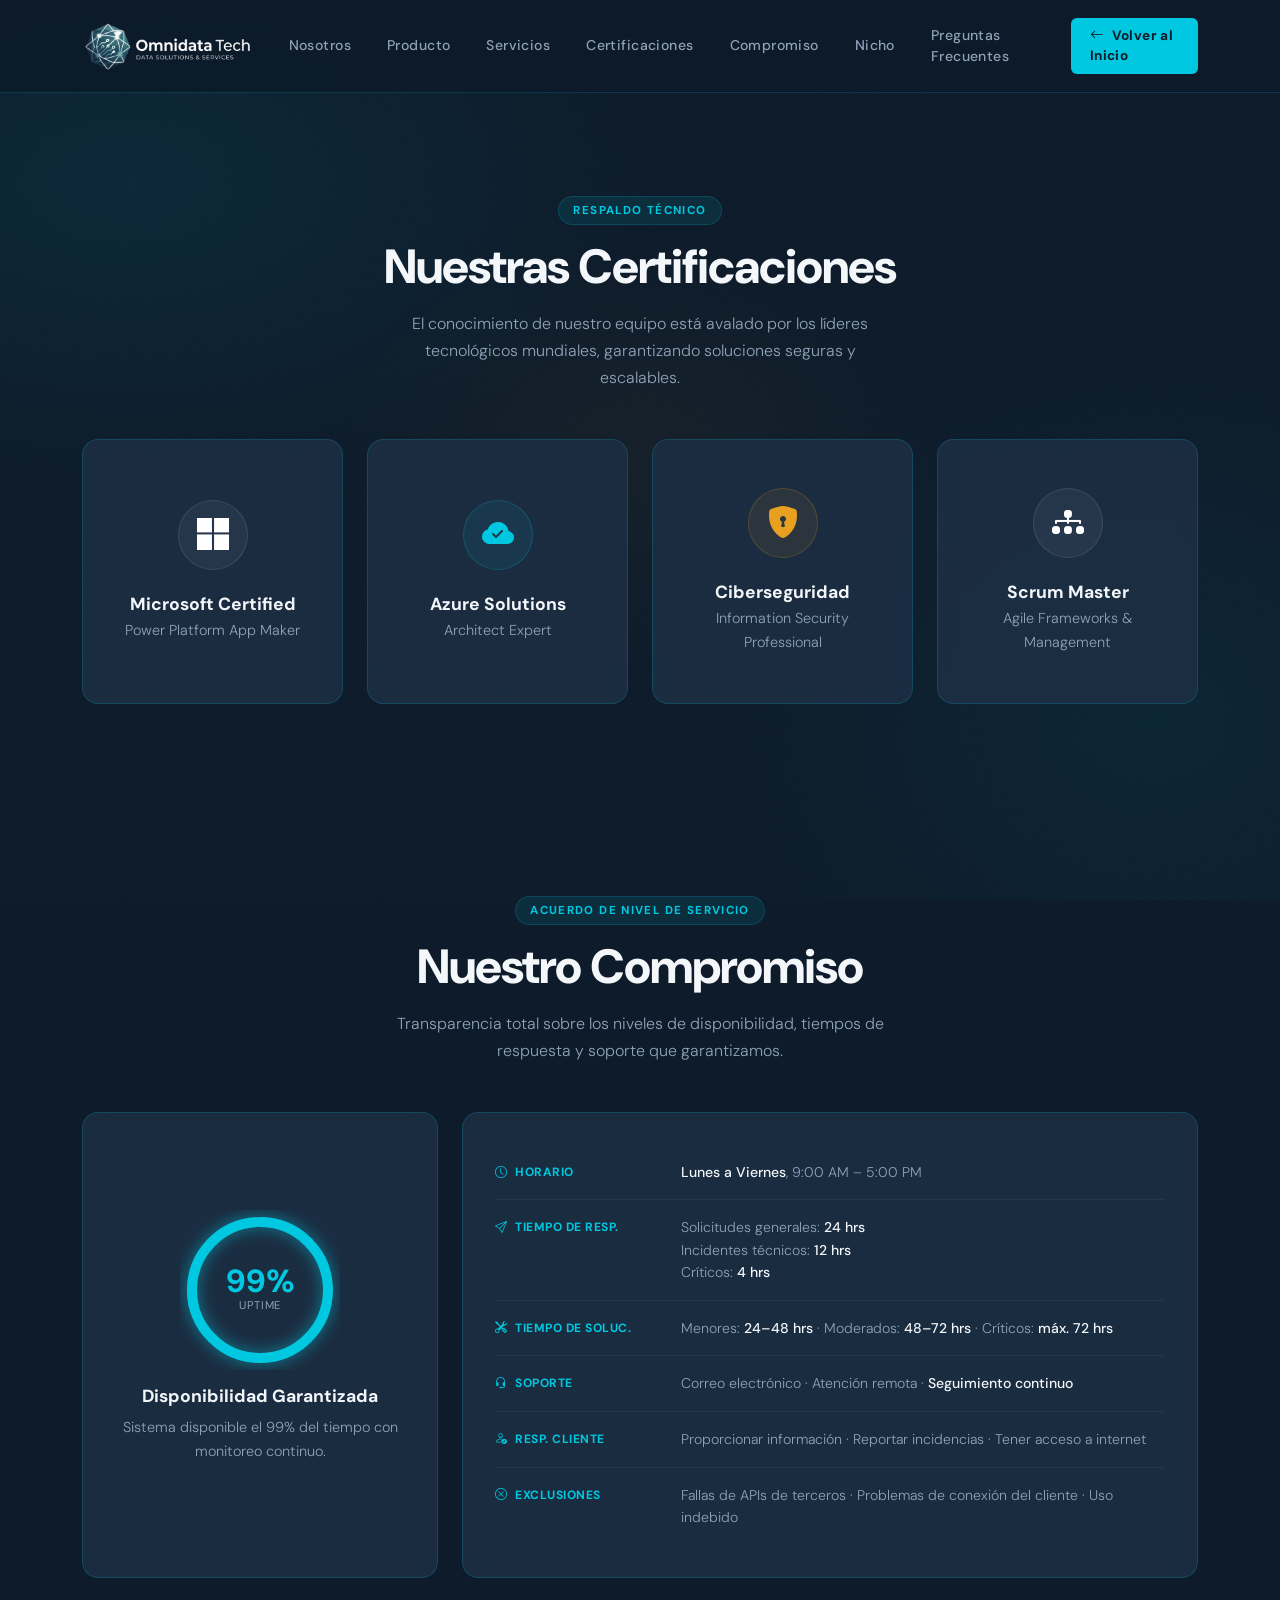
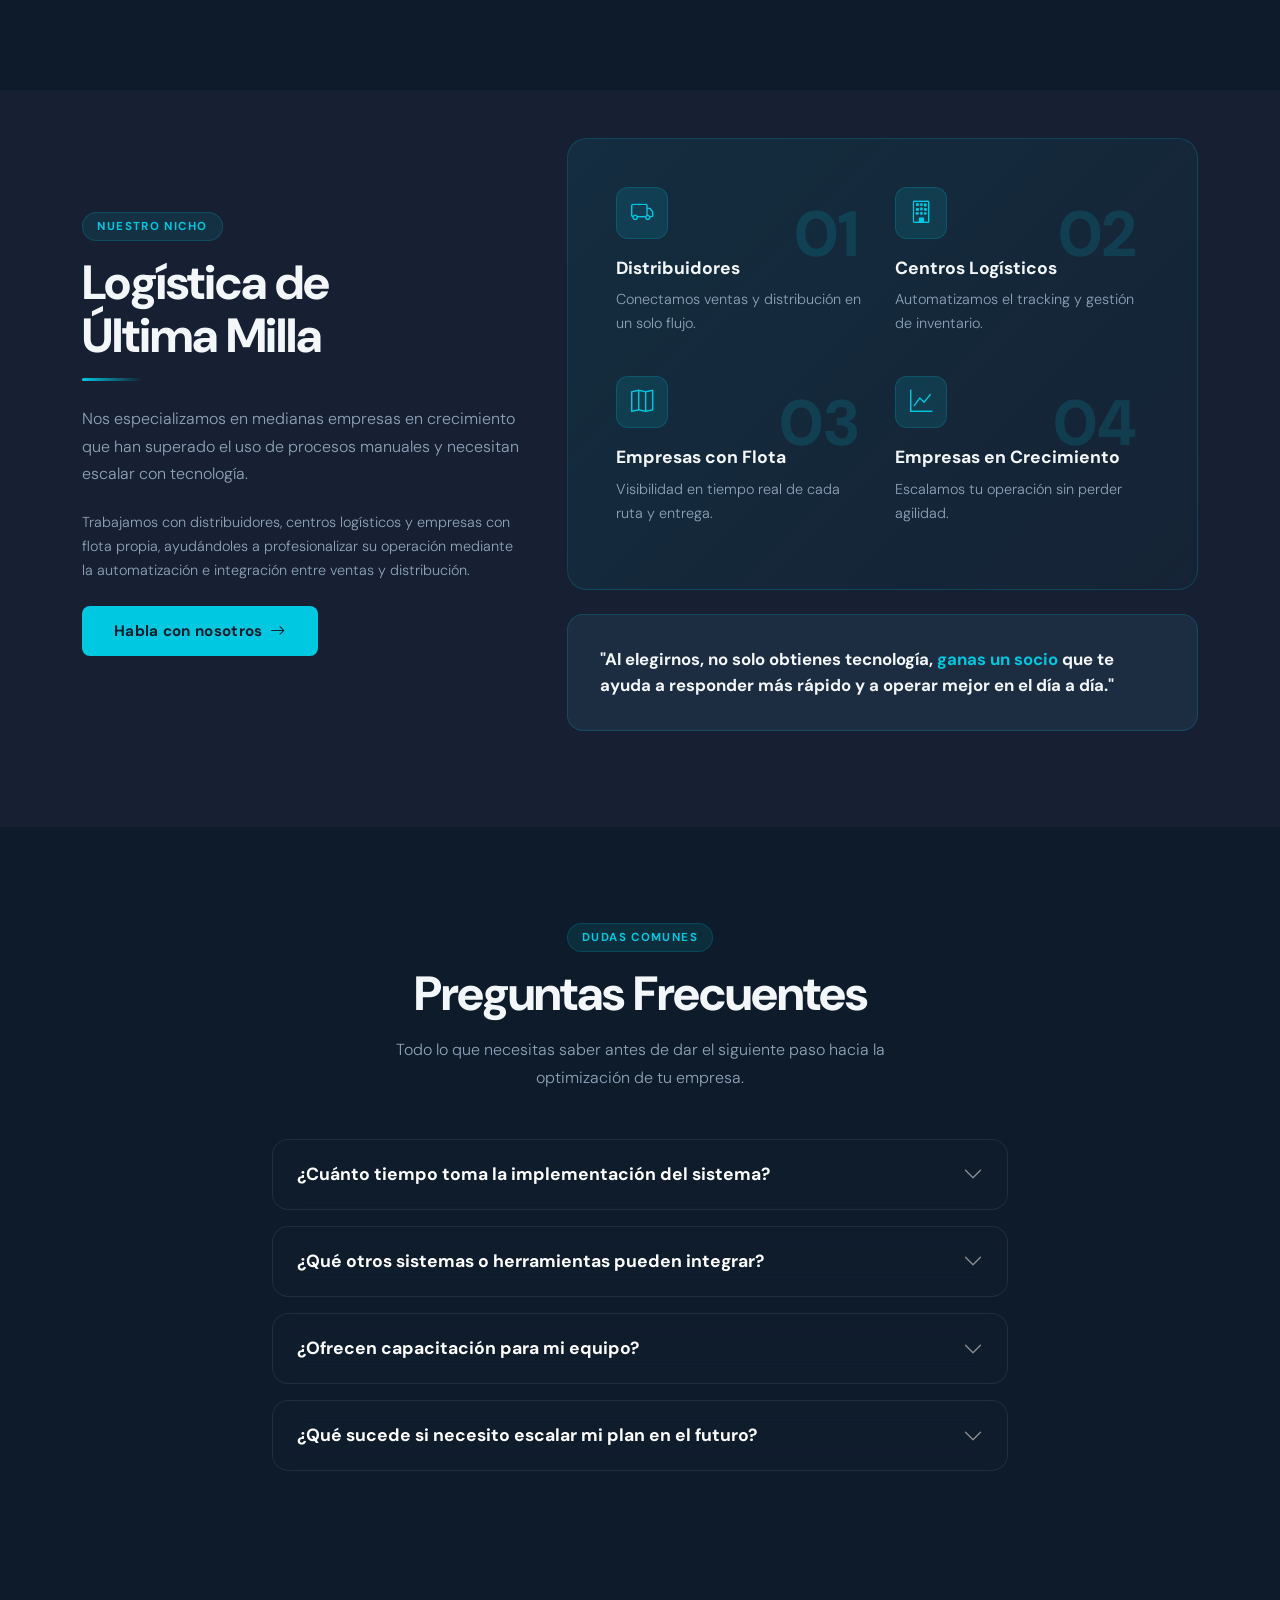
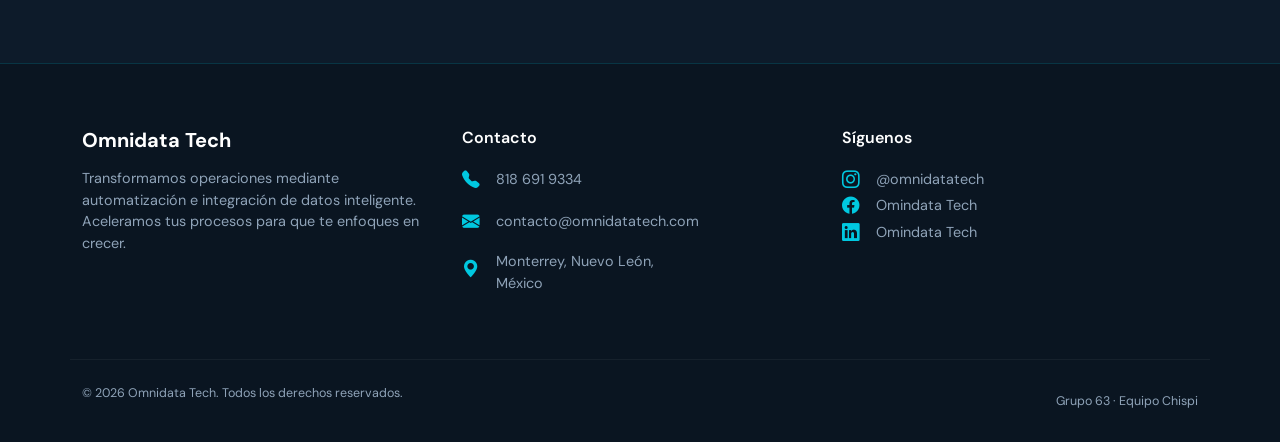
<file: nosotros.html>
<!DOCTYPE html>
<html lang="es">

<head>
  <meta charset="UTF-8">
  <meta name="viewport" content="width=device-width, initial-scale=1.0">
  <title>Más sobre nosotros - Omnidata Tech</title>
  <link href="https://cdn.jsdelivr.net/npm/bootstrap@5.3.3/dist/css/bootstrap.min.css" rel="stylesheet">
  <link href="https://fonts.googleapis.com/css2?family=Syne:wght@400;600;700;800&family=DM+Sans:ital,wght@0,300;0,400;0,500;1,300&display=swap" rel="stylesheet">
  <link href="https://cdn.jsdelivr.net/npm/bootstrap-icons@1.11.3/font/bootstrap-icons.css" rel="stylesheet">
  <link rel="stylesheet" href="https://cdnjs.cloudflare.com/ajax/libs/font-awesome/6.5.1/css/all.min.css">
  <link rel="icon" href="assets/img/icon.png" type="image/png">
  <link rel="stylesheet" href="style.css">
</head>

<body>
  <div class="scroll-progress" id="scrollProgress"></div>
  <div class="mesh-bg"></div>

  <!-- NAVBAR -->
  <nav class="navbar navbar-expand-lg">
    <div class="container">
      <a class="navbar-brand" href="index.html"><img src="assets/img/logo-blanco.png" alt="Omnidata Tech" style="height: 50px;"></a>
      <button class="navbar-toggler" type="button" data-bs-toggle="collapse" data-bs-target="#navMenu">
        <span class="navbar-toggler-icon"></span>
      </button>
      <div class="collapse navbar-collapse" id="navMenu">
        <ul class="navbar-nav ms-auto align-items-lg-center gap-1">
          <li class="nav-item"><a class="nav-link" href="index.html#nosotros">Nosotros</a></li>
          <li class="nav-item"><a class="nav-link" href="index.html#producto">Producto</a></li>
          <li class="nav-item"><a class="nav-link" href="index.html#servicios">Servicios</a></li>
          <li class="nav-item"><a class="nav-link active" href="#certificaciones">Certificaciones</a></li>
          <li class="nav-item"><a class="nav-link active" href="#compromiso">Compromiso</a></li>
          <li class="nav-item"><a class="nav-link active" href="#nicho">Nicho</a></li>
          <li class="nav-item"><a class="nav-link active" href="#faq">Preguntas Frecuentes</a></li>
          <li class="nav-item ms-2"><a class="nav-link btn-nav" href="index.html"><i class="bi bi-arrow-left me-1"></i> Volver al Inicio</a></li>
        </ul>
      </div>
    </div>
  </nav>

  <!-- Espaciador para la barra de navegación -->
  <div style="height: 100px;"></div>

  <!-- CERTIFICACIONES -->
  <section id="certificaciones" class="mt-5 pt-5">
    <div class="container">
      <div class="text-center mb-5 reveal">
        <div class="section-tag">Respaldo Técnico</div>
        <h2 class="section-title">Nuestras Certificaciones</h2>
        <p class="section-desc mx-auto">El conocimiento de nuestro equipo está avalado por los líderes tecnológicos mundiales, garantizando soluciones seguras y escalables.</p>
      </div>

      <div class="row g-4 justify-content-center reveal reveal-delay-1">
        
        <!-- Certificación 1 -->
        <div class="col-md-6 col-lg-3">
          <div class="glass-card cert-card h-100 text-center px-4 py-5">
            <div class="cert-icon mb-4">
              <i class="bi bi-microsoft"></i>
            </div>
            <h6 class="card-title-sm mb-1">Microsoft Certified</h6>
            <p class="card-text-sm mb-0">Power Platform App Maker</p>
          </div>
        </div>

        <!-- Certificación 2 -->
        <div class="col-md-6 col-lg-3">
          <div class="glass-card cert-card h-100 text-center px-4 py-5">
            <div class="cert-icon cert-icon--cyan mb-4">
              <i class="bi bi-cloud-check-fill"></i>
            </div>
            <h6 class="card-title-sm mb-1">Azure Solutions</h6>
            <p class="card-text-sm mb-0">Architect Expert</p>
          </div>
        </div>

        <!-- Certificación 3 -->
        <div class="col-md-6 col-lg-3">
          <div class="glass-card cert-card h-100 text-center px-4 py-5">
            <div class="cert-icon cert-icon--gold mb-4">
              <i class="bi bi-shield-lock-fill"></i>
            </div>
            <h6 class="card-title-sm mb-1">Ciberseguridad</h6>
            <p class="card-text-sm mb-0">Information Security Professional</p>
          </div>
        </div>

        <!-- Certificación 4 -->
        <div class="col-md-6 col-lg-3">
          <div class="glass-card cert-card h-100 text-center px-4 py-5">
            <div class="cert-icon mb-4">
              <i class="bi bi-diagram-3-fill"></i>
            </div>
            <h6 class="card-title-sm mb-1">Scrum Master</h6>
            <p class="card-text-sm mb-0">Agile Frameworks & Management</p>
          </div>
        </div>

      </div>
    </div>
  </section>

  <!-- SLA -->
  <section id="compromiso" class="mt-5 pt-5">
    <div class="container">
      <div class="text-center mb-5 reveal">
        <div class="section-tag">Acuerdo de Nivel de Servicio</div>
        <h2 class="section-title">Nuestro Compromiso</h2>
        <p class="section-desc mx-auto">Transparencia total sobre los niveles de disponibilidad, tiempos de respuesta y soporte que garantizamos.</p>
      </div>
      <div class="row g-4 reveal">
        <div class="col-lg-4 text-center">
          <div class="glass-card h-100 d-flex flex-column align-items-center justify-content-center">
            <div class="availability-ring mb-3">
              <svg width="160" height="160" viewBox="0 0 160 160">
                <circle cx="80" cy="80" r="68" fill="none" stroke="rgba(0,200,224,0.1)" stroke-width="10" />
                <circle cx="80" cy="80" r="68" fill="none" stroke="var(--cyan)" stroke-width="10" stroke-dasharray="427" stroke-dashoffset="4.27" stroke-linecap="round" style="filter:drop-shadow(0 0 8px rgba(0,200,224,0.6));" />
              </svg>
              <div class="ring-label">
                <div class="ring-pct">99%</div>
                <div class="ring-sub">Uptime</div>
              </div>
            </div>
            <h5 class="card-title-sm">Disponibilidad Garantizada</h5>
            <p class="card-text-sm">Sistema disponible el 99% del tiempo con monitoreo continuo.</p>
          </div>
        </div>
        <div class="col-lg-8">
          <div class="glass-card h-100">
            <div class="sla-row">
              <div class="sla-key"><i class="bi bi-clock me-2" style="color:var(--cyan);"></i>Horario</div>
              <div class="sla-val"><strong>Lunes a Viernes</strong>, 9:00 AM – 5:00 PM</div>
            </div>
            <div class="sla-row">
              <div class="sla-key"><i class="bi bi-send me-2" style="color:var(--cyan);"></i>Tiempo de Resp.</div>
              <div class="sla-val">
                Solicitudes generales: <strong>24 hrs</strong><br>
                Incidentes técnicos: <strong>12 hrs</strong><br>
                Críticos: <strong>4 hrs</strong>
              </div>
            </div>
            <div class="sla-row">
              <div class="sla-key"><i class="bi bi-tools me-2" style="color:var(--cyan);"></i>Tiempo de Soluc.</div>
              <div class="sla-val">
                Menores: <strong>24–48 hrs</strong> · Moderados: <strong>48–72 hrs</strong> · Críticos: <strong>máx. 72 hrs</strong>
              </div>
            </div>
            <div class="sla-row">
              <div class="sla-key"><i class="bi bi-headset me-2" style="color:var(--cyan);"></i>Soporte</div>
              <div class="sla-val">Correo electrónico · Atención remota · <strong>Seguimiento continuo</strong></div>
            </div>
            <div class="sla-row">
              <div class="sla-key"><i class="bi bi-person-check me-2" style="color:var(--cyan);"></i>Resp. Cliente</div>
              <div class="sla-val">Proporcionar información · Reportar incidencias · Tener acceso a internet</div>
            </div>
            <div class="sla-row">
              <div class="sla-key"><i class="bi bi-x-circle me-2" style="color:var(--cyan);"></i>Exclusiones</div>
              <div class="sla-val">Fallas de APIs de terceros · Problemas de conexión del cliente · Uso indebido</div>
            </div>
          </div>
        </div>
      </div>
    </div>
  </section>

  <!-- NICHO -->
  <section id="nicho" class="pt-5 mt-3">
    <div class="container">
      <div class="row g-5 align-items-center">
        <div class="col-lg-5 reveal">
          <div class="section-tag">Nuestro Nicho</div>
          <h2 class="section-title">Logística de<br>Última Milla</h2>
          <div class="divider"></div>
          <p class="section-desc mb-4">Nos especializamos en medianas empresas en crecimiento que han superado el uso de procesos manuales y necesitan escalar con tecnología.</p>
          <p class="card-text-sm mb-4">Trabajamos con distribuidores, centros logísticos y empresas con flota propia, ayudándoles a profesionalizar su operación mediante la automatización e integración entre ventas y distribución.</p>
          <a href="index.html#contacto" class="btn-primary-custom" style="width:fit-content;">Habla con nosotros <i class="bi bi-arrow-right"></i></a>
        </div>
        <div class="col-lg-7 reveal reveal-delay-2">
          <div class="nicho-highlight">
            <div class="row g-4">
              <div class="col-6 position-relative">
                <div class="nicho-num">01</div>
                <div class="card-icon"><i class="bi bi-truck"></i></div>
                <h6 class="card-title-sm mt-2">Distribuidores</h6>
                <p class="card-text-sm">Conectamos ventas y distribución en un solo flujo.</p>
              </div>
              <div class="col-6 position-relative">
                <div class="nicho-num">02</div>
                <div class="card-icon"><i class="bi bi-building"></i></div>
                <h6 class="card-title-sm mt-2">Centros Logísticos</h6>
                <p class="card-text-sm">Automatizamos el tracking y gestión de inventario.</p>
              </div>
              <div class="col-6 position-relative">
                <div class="nicho-num">03</div>
                <div class="card-icon"><i class="bi bi-map"></i></div>
                <h6 class="card-title-sm mt-2">Empresas con Flota</h6>
                <p class="card-text-sm">Visibilidad en tiempo real de cada ruta y entrega.</p>
              </div>
              <div class="col-6 position-relative">
                <div class="nicho-num">04</div>
                <div class="card-icon"><i class="bi bi-graph-up"></i></div>
                <h6 class="card-title-sm mt-2">Empresas en Crecimiento</h6>
                <p class="card-text-sm">Escalamos tu operación sin perder agilidad.</p>
              </div>
            </div>
          </div>
          <div class="glass-card mt-4">
            <p style="font-family:'DM Sans',sans-serif;font-size:1.05rem;font-weight:700;line-height:1.5;color:var(--white); margin: 0;">
              "Al elegirnos, no solo obtienes tecnología, <span style="color:var(--cyan);">ganas un socio</span> que te ayuda a responder más rápido y a operar mejor en el día a día."
            </p>
          </div>
        </div>
      </div>
    </div>
  </section>

  <!-- FAQ / PREGUNTAS FRECUENTES -->
  <section id="faq" class="mt-5 pt-5 mb-5">
    <div class="container">
      <div class="text-center mb-5 reveal">
        <div class="section-tag">Dudas Comunes</div>
        <h2 class="section-title">Preguntas Frecuentes</h2>
        <p class="section-desc mx-auto">Todo lo que necesitas saber antes de dar el siguiente paso hacia la optimización de tu empresa.</p>
      </div>

      <div class="row justify-content-center reveal reveal-delay-1">
        <div class="col-lg-8">
          <div class="accordion custom-accordion" id="faqAccordion">
            
            <!-- Pregunta 1 -->
            <div class="accordion-item mb-3">
              <h2 class="accordion-header" id="headingOne">
                <button class="accordion-button collapsed custom-accordion-btn" type="button" data-bs-toggle="collapse" data-bs-target="#collapseOne" aria-expanded="false" aria-controls="collapseOne">
                  ¿Cuánto tiempo toma la implementación del sistema?
                </button>
              </h2>
              <div id="collapseOne" class="accordion-collapse collapse" aria-labelledby="headingOne" data-bs-parent="#faqAccordion">
                <div class="accordion-body custom-accordion-body">
                  Nuestro tiempo promedio de implementación es de <strong>10 a 15 días hábiles</strong>. Al utilizar infraestructura existente en la nube (Microsoft 365, EVOR), evitamos desarrollos prolongados desde cero y nos enfocamos en configurar el ecosistema a la medida de tu operación logística o comercial.
                </div>
              </div>
            </div>

            <!-- Pregunta 2 -->
            <div class="accordion-item mb-3">
              <h2 class="accordion-header" id="headingTwo">
                <button class="accordion-button collapsed custom-accordion-btn" type="button" data-bs-toggle="collapse" data-bs-target="#collapseTwo" aria-expanded="false" aria-controls="collapseTwo">
                  ¿Qué otros sistemas o herramientas pueden integrar?
                </button>
              </h2>
              <div id="collapseTwo" class="accordion-collapse collapse" aria-labelledby="headingTwo" data-bs-parent="#faqAccordion">
                <div class="accordion-body custom-accordion-body">
                  Nos especializamos en conectar nuestro CRM con ERPs, sistemas contables, plataformas de e-commerce y software de ruteo/flotas mediante APIs REST/SOAP y Webhooks. Hacemos que tus plataformas actuales "hablen el mismo idioma".
                </div>
              </div>
            </div>

            <!-- Pregunta 3 -->
            <div class="accordion-item mb-3">
              <h2 class="accordion-header" id="headingThree">
                <button class="accordion-button collapsed custom-accordion-btn" type="button" data-bs-toggle="collapse" data-bs-target="#collapseThree" aria-expanded="false" aria-controls="collapseThree">
                  ¿Ofrecen capacitación para mi equipo?
                </button>
              </h2>
              <div id="collapseThree" class="accordion-collapse collapse" aria-labelledby="headingThree" data-bs-parent="#faqAccordion">
                <div class="accordion-body custom-accordion-body">
                  ¡Por supuesto! Creemos que la herramienta solo es útil si tu equipo sabe usarla. Todos nuestros planes incluyen sesiones de capacitación iniciales, y opciones de acompañamiento post-entrega para asegurar una adopción tecnológica exitosa en tu personal.
                </div>
              </div>
            </div>

            <!-- Pregunta 4 -->
            <div class="accordion-item mb-3">
              <h2 class="accordion-header" id="headingFour">
                <button class="accordion-button collapsed custom-accordion-btn" type="button" data-bs-toggle="collapse" data-bs-target="#collapseFour" aria-expanded="false" aria-controls="collapseFour">
                  ¿Qué sucede si necesito escalar mi plan en el futuro?
                </button>
              </h2>
              <div id="collapseFour" class="accordion-collapse collapse" aria-labelledby="headingFour" data-bs-parent="#faqAccordion">
                <div class="accordion-body custom-accordion-body">
                  Nuestras soluciones están construidas bajo principios de escalabilidad. Puedes comenzar con el Plan Esencial y agregar usuarios, automatizaciones ilimitadas o Dashboards de Inteligencia de Negocios (BI) conforme tu distribuidora o logística vaya creciendo, sin interrumpir tu operación.
                </div>
              </div>
            </div>

          </div>
        </div>
      </div>
    </div>
  </section>

  <!-- FOOTER -->
  <footer
    style="margin-top: 5rem; padding-top: 4rem; padding-bottom: 2rem; border-top: 1px solid var(--border); background: rgba(0,0,0,0.2);">
    <div class="container">
      <div class="row gy-4 mb-5">
        <!-- Branding -->
        <div class="col-lg-4 col-md-12 pr-lg-5">
          <h5 style="font-family:'DM Sans',sans-serif;font-weight:700;color:#fff;margin-bottom:1rem;">Omnidata Tech</h5>
          <p style="font-size:0.9rem;color:var(--muted);">Transformamos operaciones mediante automatización e
            integración de datos inteligente. Aceleramos tus procesos para que te enfoques en crecer.</p>
        </div>

        <!-- Contacto -->
        <div class="col-lg-4 col-md-6">
          <h6 style="color:#fff;margin-bottom:1.2rem;font-weight:600;">Contacto</h6>
          <ul class="list-unstyled" style="font-size:0.9rem;">
            <li class="mb-3">
              <a href="tel:8186919334" class="text-decoration-none d-flex align-items-center"
                style="color:var(--muted);">
                <i class="bi bi-telephone-fill me-3" style="color:var(--cyan);font-size:1.1rem;"></i> 818 691 9334
              </a>
            </li>
            <li class="mb-3">
              <a href="mailto:contacto@omnidatatech.com" class="text-decoration-none d-flex align-items-center"
                style="color:var(--muted);">
                <i class="bi bi-envelope-fill me-3" style="color:var(--cyan);font-size:1.1rem;"></i>
                contacto@omnidatatech.com
              </a>
            </li>
            <li class="mb-3">
              <div class="d-flex align-items-start" style="color:var(--muted);">
                <i class="bi bi-geo-alt-fill me-3 mt-1" style="color:var(--cyan);font-size:1.1rem;"></i>
                <span>Monterrey, Nuevo León,<br>México</span>
              </div>
            </li>
          </ul>
        </div>

        <!-- Redes y Links -->
        <div class="col-lg-4 col-md-6">
          <h6 style="color:#fff;margin-bottom:1.2rem;font-weight:600;">Síguenos</h6>
          <ul class="list-unstyled" style="font-size:0.9rem;">
            <li class="mb-3">
              <a href="https://www.instagram.com/omnidatatech" target="_blank" rel="noopener"
                class="text-decoration-none d-flex align-items-center" style="color:var(--muted);">
                <i class="bi bi-instagram me-3" style="color:var(--cyan);font-size:1.1rem;"></i> @omnidatatech
              </a>
              <a href="https://www.facebook.com/omnidatatech" target="_blank" rel="noopener"
                class="text-decoration-none d-flex align-items-center" style="color:var(--muted);">
                <i class="bi bi-facebook me-3" style="color:var(--cyan);font-size:1.1rem;"></i>Omindata Tech
              </a>
              <a href="https://www.linkedin.com/company/omnidatatech" target="_blank" rel="noopener"
                class="text-decoration-none d-flex align-items-center" style="color:var(--muted);">
                <i class="bi bi-linkedin me-3" style="color:var(--cyan);font-size:1.1rem;"></i>Omindata Tech
              </a>
            </li>
          </ul>
        </div>
      </div>

      <!-- Copyright -->
      <div class="row align-items-center pt-4" style="border-top: 1px solid rgba(255,255,255,0.05);">
        <div class="col-md-12 text-center text-md-start d-md-flex justify-content-between">
          <div style="font-size:0.78rem;color:var(--muted);">© 2026 Omnidata Tech. Todos los derechos reservados.</div>
          <div style="font-size:0.78rem;color:var(--muted);margin-top:0.5rem;margin-top:md-0;">Grupo 63 · Equipo Chispi
          </div>
        </div>
      </div>
    </div>
  </footer>

  <script src="https://cdn.jsdelivr.net/npm/bootstrap@5.3.3/dist/js/bootstrap.bundle.min.js"></script>
  <script src="functions.js"></script>
</body>
</html>
</file>
<file: style.css>
:root {
    --navy: #0d1b2a;
    --navy-mid: #162032;
    --navy-light: #1e2f45;
    --cyan: #00c8e0;
    --cyan-dim: #009db5;
    --gold: #e8a020;
    --white: #f4f7fa;
    --muted: #8fa3b8;
    --card-bg: rgba(30, 47, 69, 0.85);
    --border: rgba(0, 200, 224, 0.18);
}

* {
    box-sizing: border-box;
    margin: 0;
    padding: 0;
}

html {
    scroll-behavior: smooth;
}

body {
    font-family: 'DM Sans', sans-serif;
    background: var(--navy);
    color: var(--white);
    overflow-x: hidden;
}

/* NOISE OVERLAY */
body::before {
    content: '';
    position: fixed;
    inset: 0;
    background-image: url("data:image/svg+xml,%3Csvg viewBox='0 0 256 256' xmlns='http://www.w3.org/2000/svg'%3E%3Cfilter id='noise'%3E%3CfeTurbulence type='fractalNoise' baseFrequency='0.9' numOctaves='4' stitchTiles='stitch'/%3E%3C/filter%3E%3Crect width='100%25' height='100%25' filter='url(%23noise)' opacity='0.04'/%3E%3C/svg%3E");
    pointer-events: none;
    z-index: 0;
    opacity: 0.4;
}

/* GRADIENT MESH BG */
.mesh-bg {
    position: fixed;
    inset: 0;
    z-index: -1;
    background:
        radial-gradient(ellipse 60% 50% at 10% 20%, rgba(0, 200, 224, 0.08) 0%, transparent 70%),
        radial-gradient(ellipse 50% 60% at 90% 80%, rgba(0, 200, 224, 0.06) 0%, transparent 70%),
        radial-gradient(ellipse 40% 40% at 50% 50%, rgba(232, 160, 32, 0.04) 0%, transparent 60%),
        var(--navy);
}

/* TYPOGRAPHY */
h1,
h2,
h3,
h4,
h5 {
    font-family: 'DM Sans', sans-serif;
}

/* NAVBAR */
.navbar {
    background: rgba(13, 27, 42, 0.85);
    backdrop-filter: blur(16px);
    border-bottom: 1px solid var(--border);
    padding: 1rem 0;
    position: fixed;
    top: 0;
    width: 100%;
    z-index: 1000;
    transition: background 0.3s;
}

.navbar-brand {
    font-family: 'DM Sans', sans-serif;
    font-weight: 800;
    font-size: 1.4rem;
    color: var(--white) !important;
    letter-spacing: -0.5px;
}

.navbar-brand span {
    color: var(--cyan);
}

.nav-link {
    color: var(--muted) !important;
    font-size: 0.88rem;
    font-weight: 500;
    letter-spacing: 0.03em;
    transition: color 0.2s;
    padding: 0.5rem 1rem !important;
}

.nav-link:hover {
    color: var(--cyan) !important;
}

.btn-nav {
    background: var(--cyan);
    color: var(--navy) !important;
    font-weight: 700;
    border-radius: 6px;
    padding: 0.45rem 1.2rem !important;
    font-size: 0.85rem;
    transition: background 0.2s, transform 0.15s;
}

.btn-nav:hover {
    background: #00e5ff;
    transform: translateY(-1px);
}

.navbar-toggler {
    border: 1px solid var(--border);
}

.navbar-toggler-icon {
    filter: invert(1);
}

/* HERO */
#hero {
    min-height: 100vh;
    display: flex;
    align-items: center;
    padding-top: 9rem;
    position: relative;
    overflow: hidden;
}

.hero-grid {
    position: absolute;
    inset: 0;
    background-image:
        linear-gradient(rgba(0, 200, 224, 0.06) 1px, transparent 1px),
        linear-gradient(90deg, rgba(0, 200, 224, 0.06) 1px, transparent 1px);
    background-size: 60px 60px;
    mask-image: radial-gradient(ellipse 80% 60% at 50% 50%, black 40%, transparent 100%);
}

@keyframes pulse-dot {

    0%,
    100% {
        opacity: 1;
        transform: scale(1);
    }

    50% {
        opacity: 0.4;
        transform: scale(0.7);
    }
}

.hero-title {
    font-size: clamp(2.8rem, 6vw, 5.5rem);
    font-weight: 800;
    line-height: 1.05;
    letter-spacing: -2px;
    margin-bottom: 1.5rem;
}

.hero-title .accent {
    color: var(--cyan);
}

.hero-title .gold {
    color: var(--gold);
}

.hero-desc {
    font-size: 1.1rem;
    color: var(--muted);
    max-width: 540px;
    line-height: 1.7;
    margin-bottom: 2.5rem;
    font-weight: 300;
}

.btn-primary-custom {
    background: var(--cyan);
    color: var(--navy);
    font-family: 'DM Sans', sans-serif;
    font-weight: 700;
    font-size: 0.95rem;
    padding: 0.85rem 2rem;
    border-radius: 8px;
    border: none;
    text-decoration: none;
    display: inline-flex;
    align-items: center;
    gap: 8px;
    transition: all 0.25s;
    letter-spacing: 0.02em;
}

.btn-primary-custom:hover {
    background: #00e5ff;
    color: var(--navy);
    transform: translateY(-2px);
    box-shadow: 0 12px 35px rgba(0, 200, 224, 0.35);
}

.btn-ghost {
    background: transparent;
    color: var(--white);
    font-family: 'DM Sans', sans-serif;
    font-weight: 600;
    font-size: 0.95rem;
    padding: 0.85rem 2rem;
    border-radius: 8px;
    border: 1px solid var(--border);
    text-decoration: none;
    display: inline-flex;
    align-items: center;
    gap: 8px;
    transition: all 0.25s;
}

.btn-ghost:hover {
    border-color: var(--cyan);
    color: var(--cyan);
    background: rgba(0, 200, 224, 0.06);
}

.hero-stats {
    display: flex;
    gap: 2.5rem;
    margin-top: 3.5rem;
    padding-top: 2.5rem;
    border-top: 1px solid var(--border);
}

.stat-num {
    font-family: 'DM Sans', sans-serif;
    font-size: 2rem;
    font-weight: 800;
    color: var(--cyan);
    line-height: 1;
}

.stat-label {
    font-size: 0.78rem;
    color: var(--muted);
    margin-top: 4px;
    letter-spacing: 0.04em;
    text-transform: uppercase;
}

/* Floating orb */
.hero-orb {
    position: absolute;
    right: 5%;
    top: 50%;
    transform: translateY(-50%);
    width: min(480px, 45vw);
    height: min(480px, 45vw);
    border-radius: 50%;
    background: radial-gradient(circle at 35% 35%,
            rgba(0, 200, 224, 0.18) 0%,
            rgba(0, 200, 224, 0.06) 40%,
            transparent 70%);
    border: 1px solid rgba(0, 200, 224, 0.15);
    display: flex;
    align-items: center;
    justify-content: center;
    animation: float 6s ease-in-out infinite;
}

.hero-orb::before {
    content: '';
    position: absolute;
    inset: 20px;
    border-radius: 50%;
    border: 1px solid rgba(0, 200, 224, 0.1);
    animation: spin 20s linear infinite;
}

.hero-orb::after {
    content: '';
    position: absolute;
    inset: 50px;
    border-radius: 50%;
    border: 1px dashed rgba(0, 200, 224, 0.08);
    animation: spin 30s linear infinite reverse;
}

.orb-icon {
    font-size: 5rem;
    color: var(--cyan);
    opacity: 0.6;
    filter: drop-shadow(0 0 30px rgba(0, 200, 224, 0.5));
}

@keyframes float {

    0%,
    100% {
        transform: translateY(-50%) translateX(0);
    }

    50% {
        transform: translateY(-52%) translateX(-8px);
    }
}

@keyframes spin {
    to {
        transform: rotate(360deg);
    }
}

/* SECTION COMMONS */
section {
    padding: 6rem 0;
    position: relative;
}

.section-tag {
    display: inline-block;
    background: rgba(0, 200, 224, 0.1);
    border: 1px solid var(--border);
    color: var(--cyan);
    font-size: 0.72rem;
    font-weight: 700;
    letter-spacing: 0.12em;
    text-transform: uppercase;
    border-radius: 100px;
    padding: 0.3rem 0.9rem;
    margin-bottom: 1rem;
}

.section-title {
    font-size: clamp(2rem, 4vw, 3rem);
    font-weight: 800;
    letter-spacing: -1px;
    line-height: 1.1;
    margin-bottom: 1rem;
}

.section-desc {
    color: var(--muted);
    font-size: 1rem;
    line-height: 1.7;
    font-weight: 300;
    max-width: 500px;
}

/* CARDS */
.glass-card {
    background: var(--card-bg);
    border: 1px solid var(--border);
    border-radius: 16px;
    padding: 2rem;
    backdrop-filter: blur(10px);
    transition: border-color 0.3s, transform 0.3s, box-shadow 0.3s;
    height: 100%;
}

.glass-card:hover {
    border-color: var(--cyan);
    transform: translateY(-6px);
    box-shadow: 0 20px 50px rgba(0, 200, 224, 0.15);
}

.card-icon {
    width: 52px;
    height: 52px;
    border-radius: 12px;
    background: rgba(0, 200, 224, 0.12);
    border: 1px solid var(--border);
    display: flex;
    align-items: center;
    justify-content: center;
    font-size: 1.4rem;
    color: var(--cyan);
    margin-bottom: 1.2rem;
    transition: background 0.3s;
}

.glass-card:hover .card-icon {
    background: rgba(0, 200, 224, 0.22);
}

.card-title-sm {
    font-family: 'DM Sans', sans-serif;
    font-size: 1.1rem;
    font-weight: 700;
    margin-bottom: 0.6rem;
}

.card-text-sm {
    color: var(--muted);
    font-size: 0.9rem;
    line-height: 1.65;
    font-weight: 300;
}

/* ══════════════════════════════════════════════════════════════
   MISIÓN & VISIÓN — pegar al final de style.css
══════════════════════════════════════════════════════════════ */

#mision {
    background: linear-gradient(180deg,
            transparent,
            rgba(0, 200, 224, 0.025) 40%,
            rgba(232, 160, 32, 0.02) 60%,
            transparent);
}

/* ── GRID PRINCIPAL ─────────────────────────────────────────── */

.mv-grid {
    display: flex;
    gap: 0;
    align-items: stretch;
    margin-bottom: 3rem;
    border-radius: 24px;
    overflow: hidden;
    border: 1px solid var(--border);
    backdrop-filter: blur(12px);
}

/* ── CARDS ──────────────────────────────────────────────────── */

.mv-card {
    flex: 1;
    position: relative;
    padding: 3rem;
    overflow: hidden;
    transition: background 0.4s;
}

.mv-card--mision {
    background: linear-gradient(145deg,
            rgba(0, 200, 224, 0.08) 0%,
            rgba(30, 47, 69, 0.7) 100%);
    border-right: 1px solid var(--border);
}

.mv-card--vision {
    background: linear-gradient(145deg,
            rgba(232, 160, 32, 0.06) 0%,
            rgba(30, 47, 69, 0.7) 100%);
}

.mv-card--mision:hover {
    background: linear-gradient(145deg, rgba(0, 200, 224, 0.12) 0%, rgba(30, 47, 69, 0.8) 100%);
}

.mv-card--vision:hover {
    background: linear-gradient(145deg, rgba(232, 160, 32, 0.10) 0%, rgba(30, 47, 69, 0.8) 100%);
}

/* Letra gigante de fondo */
.mv-bg-num {
    position: absolute;
    top: -0.5rem;
    right: 1.5rem;
    font-family: 'DM Sans', sans-serif;
    font-weight: 800;
    font-size: 10rem;
    line-height: 1;
    color: rgba(255, 255, 255, 0.025);
    pointer-events: none;
    user-select: none;
    transition: color 0.4s;
}

.mv-card--mision:hover .mv-bg-num {
    color: rgba(0, 200, 224, 0.05);
}

.mv-card--vision:hover .mv-bg-num {
    color: rgba(232, 160, 32, 0.05);
}

/* Contenido */
.mv-card-inner {
    position: relative;
    z-index: 1;
}

/* Ícono */
.mv-icon-wrap {
    width: 60px;
    height: 60px;
    border-radius: 16px;
    display: flex;
    align-items: center;
    justify-content: center;
    font-size: 1.6rem;
    margin-bottom: 1.2rem;
}

.mv-icon-wrap--cyan {
    background: rgba(0, 200, 224, 0.12);
    border: 1px solid rgba(0, 200, 224, 0.25);
    color: var(--cyan);
    box-shadow: 0 0 30px rgba(0, 200, 224, 0.1);
}

.mv-icon-wrap--gold {
    background: rgba(232, 160, 32, 0.12);
    border: 1px solid rgba(232, 160, 32, 0.25);
    color: var(--gold);
    box-shadow: 0 0 30px rgba(232, 160, 32, 0.1);
}

/* Etiqueta */
.mv-label {
    font-size: 0.7rem;
    font-weight: 700;
    letter-spacing: 0.14em;
    text-transform: uppercase;
    color: var(--cyan);
    margin-bottom: 0.75rem;
    display: flex;
    align-items: center;
    gap: 8px;
}

.mv-label::before {
    content: '';
    display: inline-block;
    width: 20px;
    height: 2px;
    background: var(--cyan);
    border-radius: 2px;
}

.mv-label--gold {
    color: var(--gold);
}

.mv-label--gold::before {
    background: var(--gold);
}

/* Título */
.mv-title {
    font-family: 'DM Sans', sans-serif;
    font-size: clamp(1.15rem, 2vw, 1.45rem);
    font-weight: 700;
    line-height: 1.3;
    color: var(--white);
    margin-bottom: 1rem;
    letter-spacing: -0.3px;
}

/* Descripción */
.mv-desc {
    font-size: 0.9rem;
    color: var(--muted);
    line-height: 1.75;
    font-weight: 300;
    margin-bottom: 1.8rem;
}

/* Pilares */
.mv-pillars {
    display: flex;
    gap: 0.6rem;
    flex-wrap: wrap;
}

.mv-pillar {
    display: inline-flex;
    align-items: center;
    gap: 6px;
    background: rgba(0, 200, 224, 0.08);
    border: 1px solid rgba(0, 200, 224, 0.2);
    border-radius: 8px;
    padding: 0.4rem 0.85rem;
    font-size: 0.78rem;
    font-weight: 600;
    color: var(--cyan);
    transition: background 0.2s, border-color 0.2s;
}

.mv-pillar:hover {
    background: rgba(0, 200, 224, 0.15);
    border-color: var(--cyan);
}

.mv-pillar i {
    font-size: 0.8rem;
}

.mv-pillar--gold {
    background: rgba(232, 160, 32, 0.08);
    border-color: rgba(232, 160, 32, 0.2);
    color: var(--gold);
}

.mv-pillar--gold:hover {
    background: rgba(232, 160, 32, 0.15);
    border-color: var(--gold);
}

/* ── DIVISOR CENTRAL ────────────────────────────────────────── */

.mv-divider {
    display: flex;
    flex-direction: column;
    align-items: center;
    justify-content: center;
    padding: 2rem 0;
    flex-shrink: 0;
    width: 56px;
    background: rgba(13, 27, 42, 0.4);
    position: relative;
}

.mv-divider-line {
    flex: 1;
    width: 1px;
    background: linear-gradient(to bottom, transparent, var(--border), transparent);
}

.mv-divider-badge {
    width: 40px;
    height: 40px;
    border-radius: 50%;
    background: var(--navy-light);
    border: 1px solid var(--border);
    display: flex;
    align-items: center;
    justify-content: center;
    color: var(--gold);
    font-size: 1rem;
    flex-shrink: 0;
    margin: 0.75rem 0;
    animation: mvRotate 12s linear infinite;
}

@keyframes mvRotate {
    from {
        transform: rotate(0deg);
    }

    to {
        transform: rotate(360deg);
    }
}

/* ── VALORES ────────────────────────────────────────────────── */

.mv-valores-title {
    margin-bottom: 1rem;
}

.valor-card {
    background: var(--card-bg);
    border: 1px solid var(--border);
    border-radius: 16px;
    padding: 1.5rem;
    height: 100%;
    transition: border-color 0.3s, transform 0.3s, box-shadow 0.3s;
    position: relative;
    overflow: hidden;
}

.valor-card::before {
    content: '';
    position: absolute;
    top: 0;
    left: 0;
    right: 0;
    height: 2px;
    background: linear-gradient(90deg, var(--cyan), transparent);
    opacity: 0;
    transition: opacity 0.3s;
}

.valor-card:hover {
    border-color: rgba(0, 200, 224, 0.35);
    transform: translateY(-5px);
    box-shadow: 0 16px 40px rgba(0, 200, 224, 0.1);
}

.valor-card:hover::before {
    opacity: 1;
}

.valor-icon {
    width: 44px;
    height: 44px;
    border-radius: 10px;
    background: rgba(0, 200, 224, 0.1);
    border: 1px solid var(--border);
    display: flex;
    align-items: center;
    justify-content: center;
    font-size: 1.1rem;
    color: var(--cyan);
    margin-bottom: 0.9rem;
    transition: background 0.3s;
}

.valor-card:hover .valor-icon {
    background: rgba(0, 200, 224, 0.2);
}

.valor-name {
    font-family: 'DM Sans', sans-serif;
    font-weight: 700;
    font-size: 0.95rem;
    color: var(--white);
    margin-bottom: 0.5rem;
}

.valor-desc {
    font-size: 0.82rem;
    color: var(--muted);
    line-height: 1.6;
    font-weight: 300;
    margin: 0;
}

/* ── RESPONSIVE ─────────────────────────────────────────────── */

@media (max-width: 768px) {
    .mv-grid {
        flex-direction: column;
        border-radius: 20px;
    }

    .mv-card {
        padding: 2rem 1.5rem;
    }

    .mv-card--mision {
        border-right: none;
        border-bottom: 1px solid var(--border);
    }

    .mv-divider {
        flex-direction: row;
        width: 100%;
        height: 56px;
        padding: 0 2rem;
    }

    .mv-divider-line {
        flex: 1;
        height: 1px;
        width: auto;
        background: linear-gradient(to right, transparent, var(--border), transparent);
    }

    .mv-bg-num {
        font-size: 6rem;
        top: -1rem;
        right: 0.5rem;
    }
}

@media (max-width: 576px) {
    .mv-pillars {
        gap: 0.4rem;
    }

    .mv-pillar {
        font-size: 0.72rem;
        padding: 0.3rem 0.65rem;
    }
}

/* PRODUCT SECTION */
/* ══════════════════════════════════════════════════════════════
   SECCIÓN PRODUCTO REDISEÑADA — pegar al final de style.css
   Reemplaza los estilos viejos de #producto, .product-big-card,
   .product-header, .product-body y .badge-crm
══════════════════════════════════════════════════════════════ */

#producto {
    background: linear-gradient(180deg, transparent, rgba(0, 200, 224, 0.03), transparent);
}

/* ── HERO ──────────────────────────────────────────────────── */
.crm-hero {
    display: flex;
    gap: 3rem;
    align-items: center;
    background: var(--card-bg);
    border: 1px solid var(--border);
    border-radius: 24px;
    padding: 3rem;
    backdrop-filter: blur(12px);
    margin-bottom: 1rem;
}

.crm-hero-left {
    flex: 1;
    min-width: 0;
}

.crm-hero-right {
    flex: 1;
    min-width: 0;
}

/* Badges */
.crm-badge-wrap {
    display: flex;
    gap: 0.5rem;
    flex-wrap: wrap;
    margin-bottom: 1.2rem;
}

.crm-badge {
    display: inline-flex;
    align-items: center;
    gap: 6px;
    background: rgba(0, 200, 224, 0.1);
    border: 1px solid rgba(0, 200, 224, 0.25);
    color: var(--cyan);
    font-size: 0.72rem;
    font-weight: 700;
    letter-spacing: 0.06em;
    border-radius: 100px;
    padding: 0.3rem 0.85rem;
}

.crm-badge--gold {
    background: rgba(232, 160, 32, 0.1);
    border-color: rgba(232, 160, 32, 0.25);
    color: var(--gold);
}

.crm-hero-title {
    font-family: 'DM Sans', sans-serif;
    font-size: clamp(1.3rem, 2.5vw, 1.7rem);
    font-weight: 800;
    line-height: 1.2;
    margin-bottom: 1rem;
    color: var(--white);
}

.crm-hero-desc {
    font-size: 0.92rem;
    color: var(--muted);
    line-height: 1.7;
    font-weight: 300;
    margin-bottom: 1.5rem;
}

.crm-hero-desc strong {
    color: var(--white);
    font-weight: 600;
}

/* Quick features */
.crm-features-quick {
    display: flex;
    flex-direction: column;
    gap: 0.6rem;
}

.cfq-item {
    display: flex;
    align-items: center;
    gap: 10px;
    font-size: 0.88rem;
    color: var(--muted);
}

.cfq-item i {
    color: var(--cyan);
    font-size: 1rem;
    flex-shrink: 0;
}

.cfq-item strong {
    color: var(--white);
}

/* ── DASHBOARD MOCKUP ──────────────────────────────────────── */
.crm-dashboard {
    background: rgba(13, 27, 42, 0.7);
    border: 1px solid var(--border);
    border-radius: 14px;
    overflow: hidden;
    box-shadow: 0 20px 60px rgba(0, 0, 0, 0.4);
}

.crm-dash-bar {
    background: rgba(30, 47, 69, 0.9);
    border-bottom: 1px solid var(--border);
    padding: 0.65rem 1rem;
    display: flex;
    align-items: center;
    gap: 8px;
}

.crm-dash-dot {
    width: 10px;
    height: 10px;
    border-radius: 50%;
}

.crm-dash-title {
    font-size: 0.72rem;
    color: var(--muted);
    margin-left: 6px;
    font-weight: 500;
    letter-spacing: 0.03em;
}

.crm-dash-body {
    padding: 1.2rem;
}

/* KPIs */
.crm-kpis {
    display: flex;
    gap: 1rem;
    margin-bottom: 1.2rem;
}

.crm-kpi {
    flex: 1;
    background: rgba(30, 47, 69, 0.6);
    border: 1px solid var(--border);
    border-radius: 10px;
    padding: 0.8rem;
    text-align: center;
}

.crm-kpi-val {
    font-family: 'DM Sans', sans-serif;
    font-size: 1.3rem;
    font-weight: 800;
    line-height: 1;
}

.crm-kpi-label {
    font-size: 0.65rem;
    color: var(--muted);
    margin-top: 4px;
    font-weight: 400;
}

/* Kanban mini */
.crm-kanban {
    display: flex;
    gap: 0.6rem;
}

.crm-col {
    flex: 1;
    display: flex;
    flex-direction: column;
    gap: 0.4rem;
}

.crm-col-head {
    font-size: 0.65rem;
    font-weight: 700;
    letter-spacing: 0.06em;
    text-transform: uppercase;
    color: var(--muted);
    padding: 0.3rem 0.5rem;
    margin-bottom: 2px;
}

.crm-col-head--won {
    color: #4ade80;
}

.crm-card {
    background: rgba(30, 47, 69, 0.7);
    border: 1px solid var(--border);
    border-radius: 6px;
    padding: 0.45rem 0.6rem;
    font-size: 0.68rem;
    color: var(--muted);
    font-weight: 400;
    transition: border-color 0.2s;
}

.crm-card--active {
    border-color: var(--cyan);
    color: var(--white);
}

.crm-card--won {
    border-color: #4ade80;
    color: #4ade80;
    background: rgba(74, 222, 128, 0.06);
}

/* ── FEAT CARDS ────────────────────────────────────────────── */
.crm-feat-card {
    transition: border-color 0.3s, transform 0.3s, box-shadow 0.3s;
}

/* ── PRICING ───────────────────────────────────────────────── */
.crm-pricing {
    display: flex;
    gap: 3rem;
    align-items: center;
    background: linear-gradient(135deg, rgba(0, 200, 224, 0.06), rgba(30, 47, 69, 0.5));
    border: 1px solid var(--border);
    border-radius: 20px;
    padding: 2.5rem 3rem;
    margin-top: 2rem;
    backdrop-filter: blur(12px);
}

.crm-pricing-left {
    flex: 1.4;
}

.crm-pricing-right {
    flex: 1;
}

.crm-includes {
    display: flex;
    flex-direction: column;
    gap: 0.5rem;
    margin-top: 1.2rem;
}

.crm-inc-item {
    display: flex;
    align-items: center;
    gap: 8px;
    font-size: 0.87rem;
    color: var(--muted);
    font-weight: 300;
}

.crm-inc-item i {
    color: var(--cyan);
    font-size: 0.85rem;
    flex-shrink: 0;
}

.crm-price-card {
    background: var(--card-bg);
    border: 1px solid var(--border);
    border-radius: 16px;
    padding: 2rem;
    text-align: center;
    backdrop-filter: blur(10px);
}

.crm-price-tag {
    font-size: 0.72rem;
    font-weight: 700;
    letter-spacing: 0.1em;
    text-transform: uppercase;
    color: var(--muted);
    margin-bottom: 0.5rem;
}

.crm-price-num {
    font-family: 'DM Sans', sans-serif;
    font-size: 2rem;
    font-weight: 800;
    color: var(--cyan);
    line-height: 1;
    margin-bottom: 0.25rem;
}

.crm-price-num span {
    font-size: 2rem;
}

.crm-price-period {
    font-size: 0.8rem;
    color: var(--muted);
    margin-bottom: 1rem;
}

.crm-price-note {
    font-size: 0.78rem;
    color: var(--muted);
    line-height: 1.55;
    font-weight: 300;
    border-top: 1px solid var(--border);
    padding-top: 1rem;
    margin-top: 0.5rem;
}

/* ── RESPONSIVE ────────────────────────────────────────────── */
@media (max-width: 991px) {
    .crm-hero {
        flex-direction: column;
    }

    .crm-pricing {
        flex-direction: column;
        gap: 2rem;
    }

    .crm-pricing-right {
        width: 100%;
    }
}

@media (max-width: 576px) {
    .crm-hero {
        padding: 1.5rem;
    }

    .crm-pricing {
        padding: 1.5rem;
    }

    .crm-kanban {
        display: none;
    }

    .crm-kpis {
        gap: 0.5rem;
    }
}

/* SERVICIOS */
#servicios {
    background: linear-gradient(180deg, transparent, rgba(14,28,46,0.6), transparent);
}

/* ── CARDS DE SERVICIO ─────────────────────────────────────── */
.svc-card {
    background: var(--card-bg);
    border: 1px solid var(--border);
    border-radius: 20px;
    padding: 2.5rem;
    height: 100%;
    backdrop-filter: blur(12px);
    transition: border-color 0.3s, transform 0.3s, box-shadow 0.3s;
    display: flex;
    flex-direction: column;
    gap: 1.2rem;
}

.svc-card:hover {
    border-color: var(--cyan);
    transform: translateY(-6px);
    box-shadow: 0 24px 60px rgba(0,200,224,0.12);
}

.svc-card--alt:hover {
    border-color: var(--gold);
    box-shadow: 0 24px 60px rgba(232,160,32,0.1);
}

/* Top row: icono + badge */
.svc-card-top {
    display: flex;
    align-items: center;
    justify-content: space-between;
}

.svc-icon-wrap {
    width: 56px; height: 56px;
    border-radius: 14px;
    background: rgba(0,200,224,0.12);
    border: 1px solid rgba(0,200,224,0.25);
    display: flex; align-items: center; justify-content: center;
    font-size: 1.5rem;
    color: var(--cyan);
    transition: background 0.3s;
}

.svc-card:hover .svc-icon-wrap     { background: rgba(0,200,224,0.22); }
.svc-card--alt:hover .svc-icon-wrap { background: rgba(232,160,32,0.18); }

.svc-icon-wrap--gold {
    background: rgba(232,160,32,0.12);
    border-color: rgba(232,160,32,0.25);
    color: var(--gold);
}

.svc-badge {
    font-size: 0.68rem; font-weight: 700; letter-spacing: 0.1em;
    text-transform: uppercase; color: var(--cyan);
    background: rgba(0,200,224,0.08);
    border: 1px solid rgba(0,200,224,0.18);
    border-radius: 100px; padding: 0.25rem 0.75rem;
}

.svc-badge--gold {
    color: var(--gold);
    background: rgba(232,160,32,0.08);
    border-color: rgba(232,160,32,0.2);
}

.svc-title {
    font-family: 'DM Sans', sans-serif;
    font-size: 1.35rem; font-weight: 800;
    color: var(--white); line-height: 1.2;
    margin: 0;
}

.svc-desc {
    font-size: 0.9rem; color: var(--muted);
    line-height: 1.7; font-weight: 300; margin: 0;
}

/* ── PASOS ─────────────────────────────────────────────────── */
.svc-steps {
    display: flex; flex-direction: column;
    gap: 0; border: 1px solid var(--border);
    border-radius: 12px; overflow: hidden;
}

.svc-step {
    display: flex; align-items: flex-start; gap: 1rem;
    padding: 0.9rem 1.1rem;
    border-bottom: 1px solid rgba(255,255,255,0.05);
    transition: background 0.2s;
}

.svc-step:last-child { border-bottom: none; }
.svc-step:hover { background: rgba(255,255,255,0.02); }

.svc-step strong {
    display: block;
    font-size: 0.88rem; font-weight: 700;
    color: var(--white); margin-bottom: 2px;
}

.svc-step p {
    font-size: 0.78rem; color: var(--muted);
    margin: 0; font-weight: 300; line-height: 1.4;
}

.svc-step-num {
    width: 30px; height: 30px; flex-shrink: 0;
    border-radius: 8px;
    background: rgba(0,200,224,0.1);
    border: 1px solid rgba(0,200,224,0.2);
    display: flex; align-items: center; justify-content: center;
    font-size: 0.75rem; font-weight: 800;
    color: var(--cyan); margin-top: 1px;
}

.svc-step-num--gold {
    background: rgba(232,160,32,0.1);
    border-color: rgba(232,160,32,0.2);
    color: var(--gold);
}

/* ── BENEFICIOS ────────────────────────────────────────────── */
.svc-benefits {
    display: flex; flex-direction: column; gap: 0.45rem;
    margin-top: auto;
    padding-top: 1rem;
    border-top: 1px solid var(--border);
}

.svc-benefit {
    display: flex; align-items: center; gap: 8px;
    font-size: 0.83rem; color: var(--muted); font-weight: 300;
}

.svc-benefit i { color: var(--cyan); font-size: 0.8rem; flex-shrink: 0; }
.svc-benefit--gold i { color: var(--gold); }

/* ── BLOQUE INFERIOR ───────────────────────────────────────── */
.svc-bottom {
    display: flex; gap: 3rem; align-items: center;
    background: var(--card-bg);
    border: 1px solid var(--border);
    border-radius: 20px; padding: 2.5rem 3rem;
    backdrop-filter: blur(12px);
}

/* Tech grid */
.svc-tech-block { flex: 1.2; }

.svc-tech-grid {
    display: flex; flex-wrap: wrap; gap: 0.6rem;
}

.svc-tech-item {
    display: inline-flex; align-items: center; gap: 6px;
    background: rgba(0,200,224,0.07);
    border: 1px solid var(--border);
    border-radius: 8px;
    padding: 0.4rem 0.85rem;
    font-size: 0.78rem; color: var(--cyan); font-weight: 600;
    transition: background 0.2s, border-color 0.2s;
}

.svc-tech-item:hover {
    background: rgba(0,200,224,0.14);
    border-color: var(--cyan);
}

.svc-tech-item i { font-size: 0.9rem; }

/* CTA block */
.svc-cta-block {
    flex: 1;
    padding-left: 3rem;
    border-left: 1px solid var(--border);
}

/* ── RESPONSIVE ────────────────────────────────────────────── */
@media (max-width: 991px) {
    .svc-bottom {
        flex-direction: column;
        padding: 2rem;
        gap: 2rem;
    }
    .svc-cta-block {
        padding-left: 0;
        border-left: none;
        border-top: 1px solid var(--border);
        padding-top: 2rem;
        width: 100%;
    }
}

@media (max-width: 576px) {
    .svc-card { padding: 1.5rem; }
    .svc-bottom { padding: 1.5rem; }
}

/* ── PRECIOS ────────────────────────────────────────────────── */
#precios {
    position: relative;
    padding-bottom: 5rem;
}

/* Cards de precios */
.plan-card {
    background: var(--card-bg);
    border: 1px solid var(--border);
    border-radius: 20px;
    padding: 2.5rem 2rem;
    height: 100%;
    backdrop-filter: blur(12px);
    transition: border-color 0.3s, transform 0.3s, box-shadow 0.3s;
    display: flex;
    flex-direction: column;
    position: relative;
}

.plan-card:hover {
    border-color: var(--cyan);
    transform: translateY(-6px);
    box-shadow: 0 24px 60px rgba(0,200,224,0.12);
}

/* Card Destacada (Profesional) */
.plan-card--featured {
    border-color: rgba(232,160,32,0.4);
    background: linear-gradient(180deg, rgba(232,160,32,0.05) 0%, var(--card-bg) 100%);
    padding: 3.5rem 2.5rem; /* Ligeramente más grande */
    box-shadow: 0 10px 40px rgba(232,160,32,0.08);
}

.plan-card--featured:hover {
    border-color: var(--gold);
    box-shadow: 0 24px 60px rgba(232,160,32,0.15);
}

/* Badge de "Más Popular" */
.plan-badge-popular {
    position: absolute;
    top: -14px;
    left: 50%;
    transform: translateX(-50%);
    background: var(--gold);
    color: #0e1c2e; /* Color oscuro para contraste */
    font-size: 0.7rem;
    font-weight: 800;
    letter-spacing: 0.1em;
    text-transform: uppercase;
    padding: 0.4rem 1.2rem;
    border-radius: 100px;
    box-shadow: 0 4px 15px rgba(232,160,32,0.4);
}

/* Títulos y descripciones */
.plan-title {
    font-family: 'DM Sans', sans-serif;
    font-size: 1.5rem;
    font-weight: 800;
    color: var(--white);
    margin-bottom: 0.5rem;
}

.text-gold { color: var(--gold) !important; }
.text-cyan { color: var(--cyan) !important; }

.plan-desc {
    font-size: 0.85rem;
    color: var(--muted);
    font-weight: 300;
    line-height: 1.5;
    margin-bottom: 2rem;
    min-height: 40px;
}

/* Bloque de Precio */
.plan-price-block {
    display: flex;
    align-items: baseline;
    margin-bottom: 2rem;
    padding-bottom: 2rem;
    border-bottom: 1px solid rgba(255,255,255,0.05);
}

.plan-currency {
    font-size: 1.5rem;
    font-weight: 700;
    color: var(--cyan);
    margin-right: 0.2rem;
}

.plan-price {
    font-family: 'DM Sans', sans-serif;
    font-size: 3.5rem;
    font-weight: 800;
    color: var(--white);
    line-height: 1;
}

.plan-period {
    font-size: 0.85rem;
    color: var(--muted);
    margin-left: 0.5rem;
    font-weight: 300;
}

/* Lista de características */
.plan-features {
    display: flex;
    flex-direction: column;
    gap: 1rem;
    margin-bottom: 2.5rem;
}

.plan-feature {
    display: flex;
    align-items: flex-start;
    gap: 10px;
    font-size: 0.88rem;
    color: var(--white);
    font-weight: 300;
    line-height: 1.4;
}

.plan-feature i {
    color: var(--cyan);
    font-size: 1rem;
    flex-shrink: 0;
    margin-top: 2px;
}

.plan-feature.text-muted i {
    color: var(--muted);
}

.plan-feature--gold i {
    color: var(--gold);
}

/* Botones Auxiliares (si no tienes `.btn-secondary-custom`) */
.btn-secondary-custom {
    display: inline-block;
    padding: 0.85rem 1.5rem;
    border-radius: 8px;
    font-weight: 600;
    font-size: 0.9rem;
    color: var(--white);
    background: rgba(255,255,255,0.05);
    border: 1px solid var(--border);
    transition: all 0.3s ease;
    text-decoration: none;
}

.btn-secondary-custom:hover {
    background: rgba(255,255,255,0.1);
    border-color: var(--cyan);
    color: var(--cyan);
}

/* ── RESPONSIVE PRECIO ─────────────────────────────────────── */
@media (max-width: 991px) {
    .plan-card--featured {
        padding: 2.5rem 2rem;
        transform: scale(1);
    }
    .plan-price {
        font-size: 3rem;
    }
}

/* NICHO */
#nicho {
    background: var(--navy-mid);
}

.nicho-highlight {
    background: linear-gradient(135deg, rgba(0, 200, 224, 0.08), rgba(0, 200, 224, 0.02));
    border: 1px solid var(--border);
    border-radius: 20px;
    padding: 3rem;
}

.nicho-num {
    font-family: 'DM Sans', sans-serif;
    font-size: 4rem;
    font-weight: 800;
    color: rgba(0, 200, 224, 0.15);
    line-height: 1;
    position: absolute;
    top: 1rem;
    right: 1.5rem;
}

/* PARTNERSHIP */
/* ── HERO DE LOGOS  */
.partner-hero {
    display: flex;
    align-items: center;
    justify-content: center;
    gap: 0;
    margin-bottom: 1rem;
    flex-wrap: wrap;
}

/* Cada bloque de marca */
.partner-hero-brand {
    position: relative;
    flex: 1;
    min-width: 260px;
    max-width: 400px;
    border-radius: 24px;
    padding: 2.5rem 2rem 2rem;
    overflow: hidden;
    display: flex;
    align-items: center;
    justify-content: center;
}

.partner-hero-brand--omnidata {
    background: linear-gradient(135deg,
            rgba(0, 200, 224, 0.10) 0%,
            rgba(0, 200, 224, 0.03) 100%);
    border: 1px solid rgba(0, 200, 224, 0.25);
    border-right: none;
    border-radius: 24px 0 0 24px;
}

.partner-hero-brand--evor {
    background: linear-gradient(135deg,
            rgba(255, 255, 255, 0.06) 0%,
            rgba(255, 255, 255, 0.02) 100%);
    border: 1px solid rgba(255, 255, 255, 0.12);
    border-left: none;
    border-radius: 0 24px 24px 0;
}

/* Glow de fondo */
.phb-glow {
    position: absolute;
    width: 200px;
    height: 200px;
    border-radius: 50%;
    filter: blur(60px);
    opacity: 0.18;
    top: -40px;
    pointer-events: none;
}

.phb-glow--cyan {
    background: var(--cyan);
    left: -30px;
}

.phb-glow--white {
    background: #ffffff;
    right: -30px;
}

/* Contenido interior */
.phb-inner {
    position: relative;
    z-index: 1;
    text-align: center;
    width: 100%;
}

/* Logo Omnidata (horizontal) */
.phb-logo--wide {
    max-height: 52px;
    max-width: 100%;
    object-fit: contain;
    margin-bottom: 1rem;
    filter: drop-shadow(0 0 18px rgba(0, 200, 224, 0.3));
}

/* Logo EVOR */
.phb-logo--evor {
    max-height: 56px;
    max-width: 180px;
    object-fit: contain;
    margin-bottom: 1rem;
}

.phb-label {
    font-size: 0.72rem;
    font-weight: 700;
    letter-spacing: 0.1em;
    text-transform: uppercase;
    color: var(--muted);
    margin-bottom: 1rem;
}

.phb-chips {
    display: flex;
    flex-wrap: wrap;
    gap: 6px;
    justify-content: center;
}

.phb-chip {
    display: inline-block;
    background: rgba(0, 200, 224, 0.1);
    border: 1px solid rgba(0, 200, 224, 0.2);
    color: var(--cyan);
    font-size: 0.68rem;
    font-weight: 600;
    letter-spacing: 0.04em;
    border-radius: 6px;
    padding: 0.2rem 0.6rem;
}

.phb-chip--white {
    background: rgba(255, 255, 255, 0.06);
    border-color: rgba(255, 255, 255, 0.12);
    color: rgba(255, 255, 255, 0.7);
}

/* ── CONECTOR CENTRAL  */

.partner-hero-connector {
    position: relative;
    display: flex;
    flex-direction: column;
    align-items: center;
    justify-content: center;
    z-index: 2;
    padding: 0 4px;
    flex-shrink: 0;
}

.phc-line {
    width: 2px;
    height: 40px;
    background: linear-gradient(to bottom, transparent, rgba(0, 200, 224, 0.3), transparent);
}

.phc-badge {
    display: flex;
    flex-direction: column;
    align-items: center;
    gap: 4px;
    background: var(--navy-light);
    border: 1px solid var(--border);
    border-radius: 14px;
    padding: 0.75rem 0.6rem;
    font-size: 0.65rem;
    color: var(--gold);
    font-weight: 700;
    letter-spacing: 0.06em;
    text-transform: uppercase;
    white-space: nowrap;
    position: relative;
    z-index: 3;
}

.phc-badge i {
    font-size: 1.1rem;
    margin-bottom: 2px;
}

/* Punto pulsante detrás del badge */
.phc-pulse {
    position: absolute;
    width: 10px;
    height: 10px;
    background: var(--gold);
    border-radius: 50%;
    animation: phcPulse 2s ease-in-out infinite;
    z-index: 1;
}

@keyframes phcPulse {

    0%,
    100% {
        transform: scale(1);
        opacity: 0.5;
        box-shadow: 0 0 0 0 rgba(232, 160, 32, 0.4);
    }

    50% {
        transform: scale(1.2);
        opacity: 1;
        box-shadow: 0 0 0 10px rgba(232, 160, 32, 0);
    }
}

/* =========================
   FAQ / ACCORDION
========================= */
.custom-accordion .accordion-item {
    background: rgba(18, 29, 46, 0.7);
    border: 1px solid rgba(255, 255, 255, 0.08) !important;
    border-radius: 16px !important;
    backdrop-filter: blur(12px);
    overflow: hidden;
    transition: border-color 0.3s ease, box-shadow 0.3s ease;
}

.custom-accordion .accordion-item:hover {
    border-color: rgba(0, 200, 224, 0.3) !important;
}

/* Botón del acordeón (La Pregunta) */
.custom-accordion-btn {
    background: transparent !important;
    color: #fff !important;
    font-family: 'DM Sans', sans-serif;
    font-weight: 700;
    font-size: 1.1rem;
    padding: 1.5rem;
    box-shadow: none !important;
}

/* Cuando está abierto */
.custom-accordion-btn:not(.collapsed) {
    color: var(--cyan) !important;
    background: rgba(0, 200, 224, 0.03) !important;
    border-bottom: 1px solid rgba(255, 255, 255, 0.03);
}

/* Color de la flechita SVG de Bootstrap */
.custom-accordion-btn::after {
    filter: invert(1) opacity(0.6); /* Flecha blanca y ligeramente transparente */
}

.custom-accordion-btn:not(.collapsed)::after {
    /* Filtro para convertir la flecha SVG negra nativa al color Cyan aproximado (#00c8e0) */
    filter: invert(65%) sepia(80%) saturate(3000%) hue-rotate(150deg) brightness(100%) contrast(105%);
}

/* Cuerpo del acordeón (La Respuesta) */
.custom-accordion-body {
    background: transparent !important;
    color: var(--muted);
    font-size: 0.95rem;
    line-height: 1.7;
    padding: 1.5rem;
}

/* ── CARDS DE APORTACIONES */
.partner-card {
    background: var(--card-bg);
    border: 1px solid var(--border);
    border-radius: 20px;
    padding: 2rem;
    height: 100%;
    transition: transform 0.3s, box-shadow 0.3s, border-color 0.3s;
}

.partner-card:hover {
    transform: translateY(-5px);
}

.partner-card--cyan {
    border-color: rgba(0, 200, 224, 0.25);
    background: linear-gradient(135deg,
            rgba(0, 200, 224, 0.07) 0%,
            var(--card-bg) 60%);
}

.partner-card--cyan:hover {
    border-color: var(--cyan);
    box-shadow: 0 16px 40px rgba(0, 200, 224, 0.12);
}

.partner-card--gold {
    border-color: rgba(232, 160, 32, 0.3);
    background: linear-gradient(135deg,
            rgba(232, 160, 32, 0.06) 0%,
            var(--card-bg) 60%);
}

.partner-card--gold:hover {
    border-color: var(--gold);
    box-shadow: 0 16px 40px rgba(232, 160, 32, 0.12);
}

.partner-card--white {
    border-color: rgba(255, 255, 255, 0.1);
    background: linear-gradient(135deg,
            rgba(255, 255, 255, 0.04) 0%,
            var(--card-bg) 60%);
}

.partner-card--white:hover {
    border-color: rgba(255, 255, 255, 0.25);
    box-shadow: 0 16px 40px rgba(255, 255, 255, 0.05);
}

/* Logo en las cards de aportación */
.partner-card-logo-wrap {
    height: 42px;
    display: flex;
    align-items: center;
    margin-bottom: 1.2rem;
}

.partner-card-logo-img {
    max-height: 36px;
    max-width: 160px;
    object-fit: contain;
}

/* Logo EVOR en card*/
.partner-card-logo-img--evor {
    max-height: 28px;
}

/* Lista de aportaciones */
.partner-list {
    list-style: none;
    padding: 0;
    margin: 0;
}

.partner-list li {
    display: flex;
    align-items: flex-start;
    gap: 8px;
    padding: 0.5rem 0;
    border-bottom: 1px solid rgba(255, 255, 255, 0.04);
    font-size: 0.87rem;
    color: var(--muted);
    font-weight: 300;
}

.partner-list li:last-child {
    border-bottom: none;
}

.partner-list li i {
    color: var(--cyan);
    font-size: 0.8rem;
    margin-top: 3px;
    flex-shrink: 0;
}

.partner-list--white li i {
    color: rgba(255, 255, 255, 0.5);
}

/* Badge alianza */
.partner-badge {
    display: inline-flex;
    align-items: center;
    gap: 8px;
    background: rgba(232, 160, 32, 0.1);
    border: 1px solid rgba(232, 160, 32, 0.25);
    border-radius: 8px;
    padding: 0.45rem 1rem;
    font-family: 'Syne', sans-serif;
    font-weight: 700;
    font-size: 0.82rem;
    color: var(--gold);
    margin-bottom: 1rem;
}

/* Grid de tecnologías */
.partner-tech-grid {
    display: grid;
    grid-template-columns: 1fr 1fr;
    gap: 0.6rem;
    margin-top: 0.5rem;
}

.ptg-item {
    display: flex;
    flex-direction: column;
    align-items: center;
    gap: 6px;
    background: rgba(13, 27, 42, 0.5);
    border: 1px solid var(--border);
    border-radius: 10px;
    padding: 0.75rem 0.5rem;
    font-size: 0.72rem;
    color: var(--muted);
    font-weight: 500;
    transition: border-color 0.2s, color 0.2s;
}

.ptg-item i {
    font-size: 1.2rem;
    color: var(--gold);
}

.ptg-item:hover {
    border-color: rgba(232, 160, 32, 0.3);
    color: var(--white);
}

/*  RESPONSIVE  */

@media (max-width: 768px) {
    .partner-hero {
        flex-direction: column;
        gap: 0;
    }

    .partner-hero-brand--omnidata {
        border-right: 1px solid rgba(0, 200, 224, 0.25);
        border-bottom: none;
        border-radius: 24px 24px 0 0;
        width: 100%;
        max-width: 100%;
    }

    .partner-hero-brand--evor {
        border-left: 1px solid rgba(255, 255, 255, 0.12);
        border-top: none;
        border-radius: 0 0 24px 24px;
        width: 100%;
        max-width: 100%;
    }

    .partner-hero-connector {
        flex-direction: row;
        width: 100%;
        padding: 4px 0;
    }

    .phc-line {
        flex: 1;
        height: 2px;
        width: auto;
        background: linear-gradient(to right, transparent, rgba(0, 200, 224, 0.3), transparent);
    }
}

/* SLA */
#sla {
    background: linear-gradient(180deg, transparent, rgba(0, 200, 224, 0.03), transparent);
}

.sla-row {
    display: flex;
    border-bottom: 1px solid rgba(255, 255, 255, 0.05);
    padding: 1rem 0;
    align-items: flex-start;
    gap: 1rem;
}

.sla-row:last-child {
    border-bottom: none;
}

.sla-key {
    font-family: 'DM Sans', sans-serif;
    font-weight: 700;
    font-size: 0.82rem;
    letter-spacing: 0.04em;
    color: var(--cyan);
    min-width: 170px;
    text-transform: uppercase;
    font-size: 0.75rem;
    padding-top: 2px;
}

.sla-val {
    color: var(--muted);
    font-size: 0.88rem;
    line-height: 1.6;
    font-weight: 300;
}

.sla-val strong {
    color: var(--white);
    font-weight: 500;
}

.availability-ring {
    position: relative;
    width: 160px;
    height: 160px;
    flex-shrink: 0;
}

.availability-ring svg {
    transform: rotate(-90deg);
}

.ring-label {
    position: absolute;
    inset: 0;
    display: flex;
    flex-direction: column;
    align-items: center;
    justify-content: center;
}

.ring-pct {
    font-family: 'DM Sans', sans-serif;
    font-weight: 800;
    font-size: 2rem;
    color: var(--cyan);
    line-height: 1;
}

.ring-sub {
    font-size: 0.7rem;
    color: var(--muted);
    text-transform: uppercase;
    letter-spacing: 0.06em;
}

/* CONTACTO */
#contacto {
    background: var(--navy-mid);
    padding: 5rem 0; /* Ajusta según tu espaciado general */
}

/* Glass Card Izquierda */
.time-card {
    padding: 2rem;
    border: 1px solid var(--border);
    border-radius: 16px;
    background: rgba(255, 255, 255, 0.03);
}

.time-label {
    font-size: 0.78rem;
    color: var(--muted);
    text-transform: uppercase;
    letter-spacing: 0.08em;
    font-weight: 600;
    margin-bottom: 0.5rem;
}

.time-value {
    font-family: 'DM Sans', sans-serif;
    font-size: 3rem;
    font-weight: 800;
    color: var(--cyan);
    line-height: 1;
    margin-bottom: 0.5rem;
}

.time-desc {
    font-size: 0.85rem;
    color: var(--muted);
}

/* Contact Card Derecha */
.contact-card {
    background: var(--card-bg, rgba(10, 20, 32, 0.5));
    border: 1px solid var(--border);
    border-radius: 20px;
    padding: 3rem;
    backdrop-filter: blur(12px);
}

.card-title-sm {
    color: var(--white);
    font-weight: 700;
}

/* Estilos del Formulario */
.form-label {
    font-size: 0.85rem;
    color: var(--muted);
    margin-bottom: 0.5rem;
}

.custom-input {
    background: rgba(255, 255, 255, 0.03);
    border: 1px solid rgba(255, 255, 255, 0.1);
    color: var(--white);
    padding: 0.75rem 1rem;
    border-radius: 8px;
    transition: all 0.3s ease;
}

.custom-input:focus {
    background: rgba(255, 255, 255, 0.05);
    border-color: var(--cyan);
    box-shadow: 0 0 0 0.2rem rgba(0, 200, 224, 0.15);
    color: var(--white);
}

.custom-input::placeholder {
    color: rgba(255, 255, 255, 0.6); /* Subimos la opacidad de 0.3 a 0.6 */
    opacity: 1; /* Forzamos la opacidad para evitar el comportamiento por defecto de Firefox */
}

/* Botón Submit */
.btn-submit {
    background-color: var(--cyan);
    color: #000;
    font-weight: 700;
    padding: 0.8rem;
    border-radius: 8px;
    border: none;
    transition: all 0.3s ease;
}

.btn-submit:hover {
    background-color: #00b3cc;
    color: #000;
    transform: translateY(-2px);
}

/* FOOTER */
footer {
    background: rgba(10, 20, 32, 0.95);
    border-top: 1px solid rgba(255, 255, 255, 0.05);
    padding: 4rem 0 3rem 0;
}

.footer-logo {
    font-family: 'DM Sans', sans-serif;
    font-weight: 800;
    font-size: 1.2rem;
    color: var(--white);
}

.footer-text {
    font-size: 0.9rem;
    color: var(--muted);
    line-height: 1.6;
}

.footer-heading {
    color: var(--white);
    margin-bottom: 1.5rem;
    font-weight: 700;
    font-size: 1rem;
}

.footer-links {
    margin: 0;
    padding: 0;
}

.footer-links li {
    margin-bottom: 1rem;
}

.footer-links a {
    text-decoration: none;
    color: var(--muted);
    font-size: 0.95rem;
    display: flex;
    align-items: center;
    transition: color 0.2s ease;
}

.footer-links a i {
    color: var(--cyan);
    font-size: 1.1rem;
    margin-right: 0.8rem;
}

.footer-links a:hover {
    color: var(--cyan);
}

/* SCROLL REVEAL */
.reveal {
    opacity: 0;
    transform: translateY(30px);
    transition: opacity 0.7s ease, transform 0.7s ease;
}

.reveal.visible {
    opacity: 1;
    transform: translateY(0);
}

.reveal-delay-1 {
    transition-delay: 0.1s;
}

.reveal-delay-2 {
    transition-delay: 0.2s;
}

.reveal-delay-3 {
    transition-delay: 0.3s;
}

.reveal-delay-4 {
    transition-delay: 0.4s;
}

/* DIVIDER */
.divider {
    width: 60px;
    height: 3px;
    background: linear-gradient(90deg, var(--cyan), transparent);
    border-radius: 2px;
    margin: 1rem 0 1.5rem;
}

/* SCROLLBAR */
::-webkit-scrollbar {
    width: 5px;
}

::-webkit-scrollbar-track {
    background: var(--navy);
}

::-webkit-scrollbar-thumb {
    background: rgba(0, 200, 224, 0.3);
    border-radius: 3px;
}

/* PROGRESS BAR */
.scroll-progress {
    position: fixed;
    top: 0;
    left: 0;
    height: 2px;
    background: var(--cyan);
    z-index: 9999;
    transition: width 0.1s linear;
    box-shadow: 0 0 8px var(--cyan);
}

@media (max-width: 768px) {
    .hero-orb {
        display: none;
    }

    .hero-stats {
        gap: 1.5rem;
        flex-wrap: wrap;
    }

    .sla-key {
        min-width: 120px;
    }

    .availability-ring {
        width: 120px;
        height: 120px;
    }
}

/* RESEÑAS  */

#resenas {
    background: linear-gradient(180deg, transparent, rgba(14, 28, 46, 0.9), transparent);
    overflow: hidden;
}

/* Rating summary */
.rating-summary {
    display: inline-flex;
    align-items: center;
    gap: 1.5rem;
    background: var(--card-bg);
    border: 1px solid var(--border);
    border-radius: 16px;
    padding: 1.2rem 2rem;
    backdrop-filter: blur(10px);
}

.rating-score {
    font-family: 'DM Sans', sans-serif;
    font-size: 3.5rem;
    font-weight: 800;
    color: var(--cyan);
    line-height: 1;
}

.rating-stars {
    color: var(--gold);
    font-size: 1.1rem;
    letter-spacing: 2px;
    margin-bottom: 4px;
}

.rating-label {
    font-size: 0.8rem;
    color: var(--muted);
    font-weight: 300;
}

/* Carousel track */
.reviews-track-wrapper {
    overflow: hidden;
    position: relative;
    padding: 1rem 0 2rem;
    /* fade edges */
    mask-image: linear-gradient(90deg,
            transparent 0%,
            black 5%,
            black 95%,
            transparent 100%);
}

.reviews-track {
    display: flex;
    gap: 1.5rem;
    transition: transform 0.55s cubic-bezier(0.25, 0.8, 0.25, 1);
    will-change: transform;
}

/* Review card */
.review-card {
    background: var(--card-bg);
    border: 1px solid var(--border);
    border-radius: 20px;
    padding: 2rem;
    backdrop-filter: blur(10px);
    min-width: 340px;
    max-width: 340px;
    flex-shrink: 0;
    transition: border-color 0.3s, transform 0.3s, box-shadow 0.3s;
    position: relative;
}

.review-card:hover {
    border-color: rgba(0, 200, 224, 0.5);
    transform: translateY(-6px);
    box-shadow: 0 20px 50px rgba(0, 200, 224, 0.12);
}

.review-card--featured {
    border-color: rgba(232, 160, 32, 0.35);
    background: linear-gradient(135deg, rgba(232, 160, 32, 0.06), var(--card-bg));
}

.review-card--featured:hover {
    border-color: var(--gold);
    box-shadow: 0 20px 50px rgba(232, 160, 32, 0.12);
}

.review-featured-badge {
    display: inline-flex;
    align-items: center;
    gap: 6px;
    background: rgba(232, 160, 32, 0.15);
    border: 1px solid rgba(232, 160, 32, 0.3);
    color: var(--gold);
    font-size: 0.7rem;
    font-weight: 700;
    letter-spacing: 0.06em;
    text-transform: uppercase;
    border-radius: 6px;
    padding: 0.25rem 0.7rem;
    margin-bottom: 1rem;
}

.review-header {
    display: flex;
    align-items: center;
    gap: 1rem;
    margin-bottom: 0.8rem;
}

.review-avatar {
    width: 46px;
    height: 46px;
    border-radius: 12px;
    display: flex;
    align-items: center;
    justify-content: center;
    font-family: 'Syne', sans-serif;
    font-weight: 800;
    font-size: 0.9rem;
    color: #fff;
    flex-shrink: 0;
    letter-spacing: 0.5px;
}

.review-name {
    font-family: 'Syne', sans-serif;
    font-weight: 700;
    font-size: 0.95rem;
    line-height: 1.2;
}

.review-role {
    font-size: 0.75rem;
    color: var(--muted);
    font-weight: 300;
}

.review-stars {
    color: var(--gold);
    font-size: 0.85rem;
    letter-spacing: 2px;
    margin-bottom: 0.8rem;
}

.review-text {
    font-size: 0.88rem;
    color: var(--muted);
    line-height: 1.7;
    font-weight: 300;
    font-style: italic;
    margin-bottom: 1.2rem;
    flex: 1;
}

.review-footer {
    display: flex;
    align-items: center;
    justify-content: space-between;
    gap: 0.5rem;
}

.review-tag {
    display: inline-flex;
    align-items: center;
    gap: 5px;
    background: rgba(0, 200, 224, 0.08);
    border: 1px solid var(--border);
    border-radius: 6px;
    padding: 0.25rem 0.6rem;
    font-size: 0.72rem;
    color: var(--cyan);
    font-weight: 600;
}

.review-date {
    font-size: 0.72rem;
    color: var(--muted);
    font-weight: 300;
}

/* Controls */
.reviews-controls {
    display: flex;
    align-items: center;
    justify-content: center;
    gap: 1.5rem;
    margin-top: 1rem;
}

.review-ctrl-btn {
    width: 42px;
    height: 42px;
    border-radius: 50%;
    background: rgba(30, 47, 69, 0.8);
    border: 1px solid var(--border);
    color: var(--cyan);
    font-size: 1rem;
    display: flex;
    align-items: center;
    justify-content: center;
    cursor: pointer;
    transition: all 0.2s;
}

.review-ctrl-btn:hover {
    background: rgba(0, 200, 224, 0.15);
    border-color: var(--cyan);
    transform: scale(1.08);
}

.review-dots {
    display: flex;
    gap: 6px;
    align-items: center;
}

.rdot {
    width: 6px;
    height: 6px;
    border-radius: 50%;
    background: var(--muted);
    cursor: pointer;
    transition: all 0.25s;
    opacity: 0.4;
}

.rdot.active {
    background: var(--cyan);
    width: 22px;
    border-radius: 3px;
    opacity: 1;
}


/* EQUIPO */
#equipo {
    background: var(--navy-mid);
}

#equipo .row {
    --bs-gutter-x: 1rem;
    --bs-gutter-y: 1rem;
}

/* ── COLUMNAS ─────────────────────────────────────────────── */
#equipo .col-sm-6 {
    flex: 0 0 auto;
}

@media (min-width: 992px) {
    #equipo .col-sm-6 {
        width: 25%;
    }
}

@media (min-width: 768px) and (max-width: 991px) {
    #equipo .col-sm-6 {
        width: 33.333%;
    }
}

@media (max-width: 767px) {
    #equipo .col-sm-6 {
        width: 50%;
    }
}

/* ── CARD ─────────────────────────────────────────────────── */
.team-card {
    background: var(--card-bg);
    border: 1px solid var(--border);
    border-radius: 16px;
    overflow: hidden;
    backdrop-filter: blur(10px);
    transition: border-color 0.3s, transform 0.3s, box-shadow 0.3s;
    height: 100%;
    display: flex;
    flex-direction: column;
}

/* HOVER ORIGINAL */
.team-card:hover {
    border-color: var(--cyan);
    transform: translateY(-8px);
    box-shadow: 0 24px 60px rgba(0, 200, 224, 0.15);
}

/* ── FOTO cuadrada (reduce la altura principal) ───────────── */
.team-photo-wrap {
    position: relative;
    aspect-ratio: 1 / 1;
    overflow: hidden;
    background: var(--navy-light);
    flex-shrink: 0;
}

.team-photo {
    width: 100%;
    height: 100%;
    object-fit: cover;
    object-position: top center;
    transition: transform 0.5s ease;
    display: block;
}

.team-card:hover .team-photo {
    transform: scale(1.05);
}

.team-photo-placeholder {
    width: 100%;
    height: 100%;
    display: flex;
    align-items: center;
    justify-content: center;
    font-size: 3.5rem;
    color: rgba(0, 200, 224, 0.2);
    background: linear-gradient(135deg,
            rgba(0, 200, 224, 0.06),
            rgba(0, 200, 224, 0.02));
}

.team-overlay {
    position: absolute;
    inset: 0;
    background: linear-gradient(to top, rgba(13, 27, 42, 0.85) 0%, transparent 50%);
    display: flex;
    align-items: flex-end;
    padding: 1rem;
    opacity: 0;
    transition: opacity 0.3s;
}

.team-card:hover .team-overlay {
    opacity: 1;
}

.team-id {
    font-size: 0.7rem;
    color: var(--cyan);
    font-family: 'DM Sans', sans-serif;
    font-weight: 700;
    letter-spacing: 0.08em;
    background: rgba(0, 200, 224, 0.1);
    border: 1px solid rgba(0, 200, 224, 0.25);
    border-radius: 6px;
    padding: 0.2rem 0.6rem;
}

/* ── INFO más compacto ────────────────────────────────────── */
.team-info {
    padding: 0.9rem 1rem 1rem;
    flex: 1;
    display: flex;
    flex-direction: column;
}

.team-name {
    font-family: 'DM Sans', sans-serif;
    font-weight: 700;
    font-size: 0.88rem;
    line-height: 1.25;
    margin-bottom: 0.35rem;
    color: var(--white);
}

.team-role {
    display: inline-block;
    background: rgba(0, 200, 224, 0.1);
    border: 1px solid var(--border);
    color: var(--cyan);
    font-size: 0.62rem;
    font-weight: 700;
    letter-spacing: 0.06em;
    text-transform: uppercase;
    border-radius: 100px;
    padding: 0.18rem 0.6rem;
    margin-bottom: 0.55rem;
}

.team-bio {
    font-size: 0.78rem;
    color: var(--muted);
    line-height: 1.55;
    font-weight: 300;
    margin: 0;
}

.team-photo-wrap {
    background: var(--navy) !important;
}

/* Viñeta invisible en reposo, activa solo en hover */
.team-photo-wrap::after {
    content: '';
    position: absolute;
    inset: 0;
    z-index: 1;
    pointer-events: none;
    /* En reposo: totalmente invisible */
    box-shadow:
        inset 0 40px 30px -20px rgba(13, 27, 42, 0),
        inset 0 -60px 40px -10px rgba(13, 27, 42, 0),
        inset 20px 0 25px -20px rgba(13, 27, 42, 0),
        inset -20px 0 25px -20px rgba(13, 27, 42, 0);
    transition: box-shadow 0.35s ease;
}

/* En hover: aparece suavemente y tapa el blanco */
.team-card:hover .team-photo-wrap::after {
    box-shadow:
        inset 0 40px 30px -20px rgba(13, 27, 42, 0.45),
        inset 0 -85px 45px -8px rgba(13, 27, 42, 0.92),
        inset 20px 0 25px -20px rgba(13, 27, 42, 0.35),
        inset -20px 0 25px -20px rgba(13, 27, 42, 0.35);
}

/* Overlay de matrícula encima del ::after */
.team-overlay {
    z-index: 2;
    background: transparent !important;
}

@media (max-width: 575px) {
    .team-bio {
        display: none;
    }

    .team-name {
        font-size: 0.8rem;
    }
}

@media (max-width: 576px) {
    .review-card {
        min-width: 290px;
        max-width: 290px;
    }

    .rating-summary {
        flex-direction: column;
        gap: 0.75rem;
        padding: 1.2rem;
    }
}

/* Certificaciones */
.cert-card {
    transition: transform 0.3s ease, border-color 0.3s ease, box-shadow 0.3s ease;
    display: flex;
    flex-direction: column;
    align-items: center;
    justify-content: center;
}

.cert-card:hover {
    transform: translateY(-8px);
    border-color: var(--cyan);
    box-shadow: 0 15px 35px rgba(0, 200, 224, 0.1);
}

.cert-icon {
    width: 70px;
    height: 70px;
    border-radius: 50%;
    background: rgba(255, 255, 255, 0.05);
    display: flex;
    align-items: center;
    justify-content: center;
    font-size: 2rem;
    color: #fff;
    border: 1px solid rgba(255, 255, 255, 0.1);
    transition: all 0.3s ease;
}

.cert-card:hover .cert-icon {
    background: rgba(255, 255, 255, 0.1);
    transform: scale(1.1);
}

/* Variantes de color para los iconos */
.cert-icon--cyan {
    color: var(--cyan);
    background: rgba(0, 200, 224, 0.08);
    border-color: rgba(0, 200, 224, 0.2);
}

.cert-card:hover .cert-icon--cyan {
    background: rgba(0, 200, 224, 0.15);
    box-shadow: 0 0 20px rgba(0, 200, 224, 0.4);
}

.cert-icon--gold {
    color: var(--gold);
    background: rgba(232, 160, 32, 0.08);
    border-color: rgba(232, 160, 32, 0.2);
}

.cert-card:hover .cert-icon--gold {
    background: rgba(232, 160, 32, 0.15);
    box-shadow: 0 0 20px rgba(232, 160, 32, 0.3);
}

/* Alerta de éxito para el formulario de contacto */
.custom-alert-overlay {
    position: fixed;
    top: 0;
    left: 0;
    width: 100%;
    height: 100%;
    background: rgba(0, 0, 0, 0.6);
    backdrop-filter: blur(6px);
    -webkit-backdrop-filter: blur(6px);
    z-index: 9999;
    display: flex;
    align-items: center;
    justify-content: center;
    padding: 1rem;
    
    /* Oculto por defecto */
    opacity: 0;
    visibility: hidden;
    transition: opacity 0.3s ease, visibility 0.3s ease;
}

.custom-alert-overlay.show {
    opacity: 1;
    visibility: visible;
}

.custom-alert-box {
    background: rgba(18, 29, 46, 0.95);
    border: 1px solid var(--cyan);
    border-radius: 24px;
    padding: 3rem 2rem;
    max-width: 400px;
    width: 100%;
    text-align: center;
    box-shadow: 0 20px 50px rgba(0, 200, 224, 0.15);
    
    /* Animación de escala */
    transform: scale(0.9);
    transition: transform 0.3s cubic-bezier(0.175, 0.885, 0.32, 1.275);
}

.custom-alert-overlay.show .custom-alert-box {
    transform: scale(1);
}

.custom-alert-icon {
    font-size: 4rem;
    color: var(--cyan);
    margin-bottom: 1rem;
    line-height: 1;
    filter: drop-shadow(0 0 15px rgba(0, 200, 224, 0.4));
}

.custom-alert-title {
    font-family: 'DM Sans', sans-serif;
    font-size: 1.5rem;
    font-weight: 800;
    color: #fff;
    margin-bottom: 0.75rem;
}

.custom-alert-desc {
    font-size: 0.9rem;
    color: var(--muted);
    line-height: 1.6;
    margin-bottom: 2rem;
}

/* =========================
   PLANES COMPACTOS (POWER AUTOMATE)
========================= */
.p-card {
    background: rgba(15, 23, 36, 0.6); /* Fondo un poco más oscuro que los servicios */
    border: 1px solid rgba(255, 255, 255, 0.05);
    border-top: 4px solid rgba(255, 255, 255, 0.1);
    border-radius: 14px;
    padding: 1.8rem 1.5rem; /* Menos padding que los servicios */
    height: 100%;
    display: flex;
    flex-direction: column;
    position: relative;
    transition: transform 0.3s ease, border-color 0.3s ease, box-shadow 0.3s ease;
}

.p-card:hover {
    transform: translateY(-5px);
    border-top-color: var(--cyan);
    box-shadow: 0 15px 35px rgba(0, 200, 224, 0.08);
    background: rgba(15, 23, 36, 0.8);
}

.p-card--featured {
    border-top: 4px solid var(--gold);
    background: linear-gradient(180deg, rgba(232,160,32,0.05) 0%, rgba(15, 23, 36, 0.6) 100%);
}

.p-card--featured:hover {
    border-top-color: var(--gold);
    box-shadow: 0 15px 35px rgba(232, 160, 32, 0.1);
}

/* Etiqueta flotante para el más popular */
.p-badge {
    position: absolute;
    top: -12px;
    right: 1.5rem;
    background: var(--gold);
    color: #0e1c2e;
    font-size: 0.65rem;
    font-weight: 800;
    letter-spacing: 0.05em;
    padding: 0.25rem 0.75rem;
    border-radius: 100px;
    box-shadow: 0 4px 10px rgba(232, 160, 32, 0.3);
}

.p-card-header {
    margin-bottom: 1.2rem;
}

.p-title {
    font-family: 'DM Sans', sans-serif;
    font-size: 1.3rem;
    font-weight: 800;
    color: #fff;
    margin-bottom: 0.3rem;
}

.p-desc {
    font-size: 0.8rem;
    color: var(--muted);
    line-height: 1.4;
    margin: 0;
    min-height: 36px; /* Para alinear las tarjetas aunque el texto varíe */
}

.p-price-block {
    display: flex;
    align-items: baseline;
    padding-bottom: 1.2rem;
    margin-bottom: 1.2rem;
    border-bottom: 1px solid rgba(255, 255, 255, 0.05);
}

.p-currency {
    font-size: 1.1rem;
    font-weight: 700;
    color: var(--cyan);
    margin-right: 0.2rem;
}

.p-price {
    font-family: 'DM Sans', sans-serif;
    font-size: 2.5rem; /* Más pequeño que los 3.5rem anteriores */
    font-weight: 800;
    color: #fff;
    line-height: 1;
}

.p-period {
    font-size: 0.75rem;
    color: var(--muted);
    margin-left: 0.4rem;
}

.p-features {
    display: flex;
    flex-direction: column;
    gap: 0.6rem;
    margin-bottom: 2rem;
}

.p-feat {
    display: flex;
    align-items: flex-start;
    gap: 8px;
    font-size: 0.82rem;
    color: #e2e8f0;
    line-height: 1.3;
}

.p-feat i {
    color: var(--cyan);
    font-size: 0.9rem;
    margin-top: 1px;
}

.p-feat.text-muted i {
    color: var(--muted);
}

.btn-p-custom {
    background: var(--gold);
    color: var(--navy);
    font-family: 'DM Sans', sans-serif;
    font-weight: 700;
    font-size: 0.95rem;
    padding: 0.85rem 2rem;
    border-radius: 8px;
    border: none;
    text-decoration: none;
    display: inline-flex;
    align-items: center;
    gap: 8px;
    transition: all 0.25s;
    letter-spacing: 0.02em;
}

.btn-p-custom:hover {
    background: var(--gold);
    color: var(--navy);
    transform: translateY(-2px);
    box-shadow: 0 12px 35px rgba(232, 160, 32, 0.35);
}

.p-min-note {
  display: inline-flex;
  align-items: center;
  gap: 6px;
  font-size: 0.75rem;
  font-weight: 600;
  color: var(--muted);
  background: rgba(255,255,255,0.04);
  border: 1px solid rgba(255,255,255,0.07);
  border-radius: 6px;
  padding: 0.3rem 0.75rem;
  margin-bottom: 1.2rem;
}
 
.p-min-note--gold {
  color: var(--gold);
  background: rgba(232,160,32,0.07);
  border-color: rgba(232,160,32,0.18);
}
 
.p-min-note--cyan {
  color: var(--cyan);
  background: rgba(0,200,224,0.07);
  border-color: rgba(0,200,224,0.18);
}
 
/* Feature desactivado */
.p-feat--muted {
  opacity: 0.4;
}
.p-feat--muted i {
  color: var(--muted) !important;
}
 
/* Barra comparativa */
.p-compare-bar {
  display: flex;
  align-items: center;
  justify-content: center;
  gap: 0;
  background: rgba(255,255,255,0.02);
  border: 1px solid rgba(255,255,255,0.06);
  border-radius: 12px;
  padding: 1rem 1.5rem;
  flex-wrap: wrap;
  gap: 0.5rem;
}
 
.p-compare-item {
  display: flex;
  align-items: center;
  gap: 8px;
  font-size: 0.8rem;
  color: var(--muted);
  font-weight: 400;
  flex: 1;
  min-width: 180px;
  justify-content: center;
}
 
.p-compare-sep {
  width: 1px;
  height: 30px;
  background: rgba(255,255,255,0.08);
  flex-shrink: 0;
}
 
@media (max-width: 768px) {
  .p-compare-sep { display: none; }
  .p-compare-item { justify-content: flex-start; }
}
 
/* Botón dorado para plan featured */
.btn-p-custom {
  display: inline-block;
  padding: 0.85rem 1.5rem;
  border-radius: 8px;
  font-weight: 700;
  font-size: 0.9rem;
  color: var(--navy);
  background: var(--gold);
  border: none;
  transition: all 0.3s ease;
  text-decoration: none;
  text-align: center;
}
 
.btn-p-custom:hover {
  background: #f5b432;
  transform: translateY(-2px);
  box-shadow: 0 10px 30px rgba(232,160,32,0.3);
  color: var(--navy);
}
</file>
